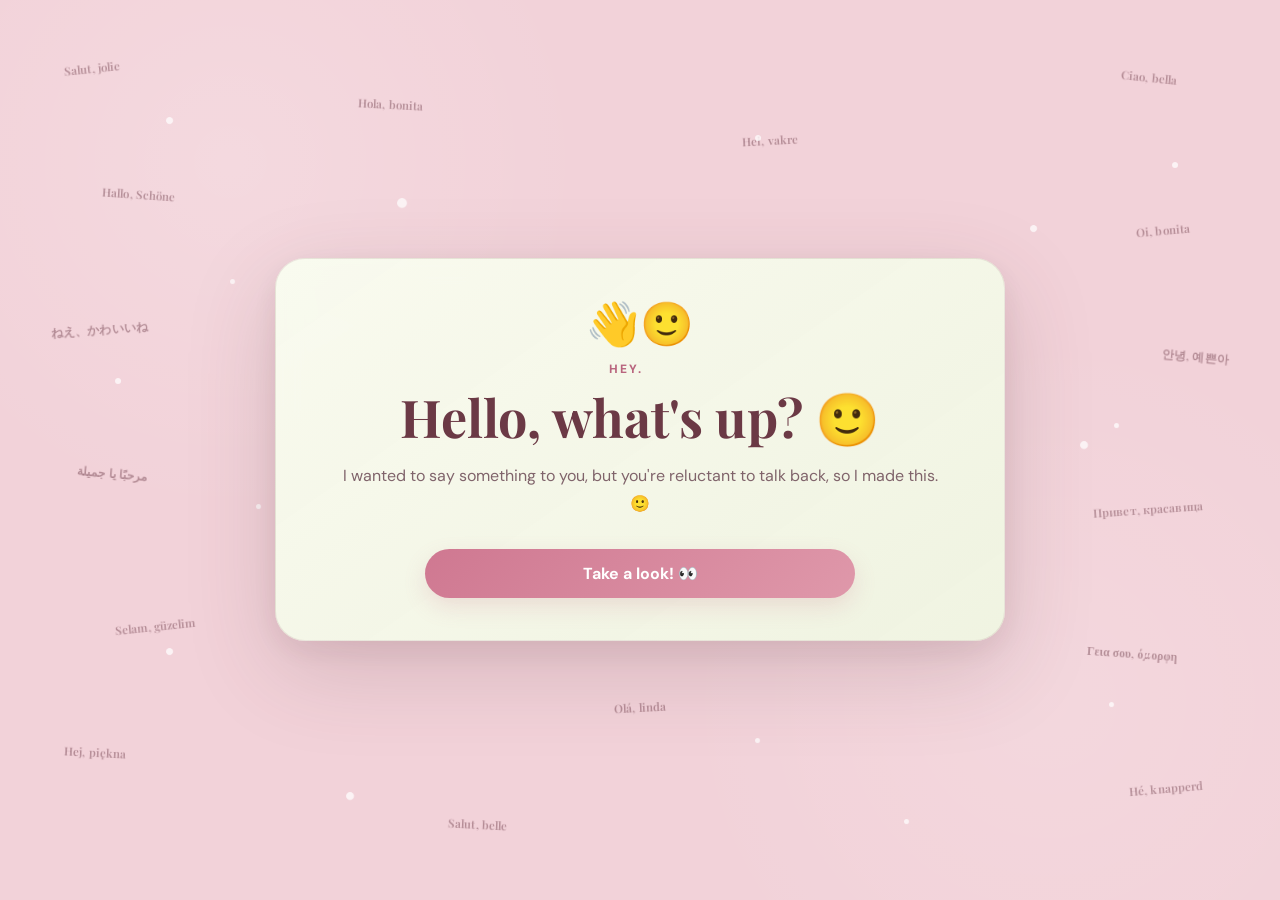
<file: index.html>
<!doctype html>
<html lang="en">

<head>
  <meta charset="utf-8">
  <meta name="viewport" content="width=device-width,initial-scale=1">

  <title>Hello, what's up?</title>

  <link rel="stylesheet" href="style.css">
</head>

<body>

  <!-- ========================================
       WHITE FLOATING DOTS
       ======================================== -->

  <span class="spark s1"></span>
  <span class="spark s2"></span>
  <span class="spark s3"></span>
  <span class="spark s4"></span>
  <span class="spark s5"></span>
  <span class="spark s6"></span>
  <span class="spark s7"></span>
  <span class="spark s8"></span>
  <span class="spark s9"></span>
  <span class="spark s10"></span>
  <span class="spark s11"></span>
  <span class="spark s12"></span>
  <span class="spark s13"></span>
  <span class="spark s14"></span>
  <span class="spark s15"></span>
  <span class="spark s16"></span>
  <span class="spark s17"></span>
  <span class="spark s18"></span>


  <!-- ========================================
       MULTILINGUAL BACKGROUND TEXT
       ======================================== -->

  <div class="background-phrases" aria-hidden="true">

    <span class="phrase ph1">Salut, jolie</span>
    <span class="phrase ph2">Hola, bonita</span>
    <span class="phrase ph3">Ciao, bella</span>
    <span class="phrase ph4">Hallo, Schöne</span>
    <span class="phrase ph5">Oi, bonita</span>
    <span class="phrase ph6">ねえ、かわいいね</span>
    <span class="phrase ph7">안녕, 예쁜아</span>
    <span class="phrase ph8">مرحبًا يا جميلة</span>
    <span class="phrase ph9">Привет, красавица</span>
    <span class="phrase ph10">Selam, güzelim</span>
    <span class="phrase ph11">Γεια σου, όμορφη</span>
    <span class="phrase ph12">Hej, piękna</span>
    <span class="phrase ph13">Hé, knapperd</span>
    <span class="phrase ph14">Hei, vakre</span>
    <span class="phrase ph15">Bună, frumoaso</span>
    <span class="phrase ph16">Hej, vackra</span>
    <span class="phrase ph17">สวัสดี คนสวย</span>
    <span class="phrase ph18">Olá, linda</span>
    <span class="phrase ph19">Ciao, carina</span>
    <span class="phrase ph20">Salut, belle</span>

  </div>


  <!-- ========================================
       MAIN CARD
       ======================================== -->

  <main class="card transition-page">

    <div class="icon">
      👋🙂
    </div>

    <p class="eyebrow">
      Hey.
    </p>

    <h1>
      Hello, what's up?
      <span class="inline-emoji">🙂</span>
    </h1>

    <p>
      I wanted to say something to you, but you're reluctant to talk back,
      so I made this. 🙂
    </p>

    <form id="takeALookForm">

      <input
        id="takeALook"
        type="submit"
        value="Take a look! 👀"
      >

    </form>

  </main>


  <script>

    /* ========================================
       GOOGLE SHEETS TRACKING SCRIPT
       ======================================== */

    const TRACKING_URL =
      "https://script.google.com/macros/s/AKfycbxRxukMwq6Iq6UuqU-FpMHbnX3cCYRimogi72mqKxSQ7P97-2SWRQmVaIVs5sTyehAplg/exec";


    /* ========================================
       SEND TRACKING EVENT
       ======================================== */

    function trackEvent(eventName) {

      try {

        const data =
          new URLSearchParams();

        data.append(
          "event",
          eventName
        );

        /*
          sendBeacon is ideal here because it sends
          the event without interrupting the page.
        */

        const sent =
          navigator.sendBeacon(
            TRACKING_URL,
            data
          );

        /*
          Fallback for browsers where sendBeacon
          is unavailable or fails immediately.
        */

        if (!sent) {

          fetch(
            TRACKING_URL,
            {
              method: "POST",
              mode: "no-cors",
              body: data,
              keepalive: true
            }
          ).catch(
            function(error) {

              console.warn(
                "Tracking request failed:",
                error
              );

            }
          );

        }

      } catch (error) {

        console.warn(
          "Tracking error:",
          error
        );

      }

    }


    /* ========================================
       WEBSITE OPENED
       ======================================== */

    window.addEventListener(
      "load",
      function () {

        trackEvent(
          "Website Opened"
        );

      }
    );


    /* ========================================
       PAGE TRANSITION
       ======================================== */

    function go(url) {

      const page =
        document.querySelector(
          ".transition-page"
        );

      page.classList.add(
        "page-exit"
      );

      setTimeout(
        function () {

          window.location.href =
            url;

        },
        400
      );

    }


    /* ========================================
       TAKE A LOOK BUTTON
       ======================================== */

    document
      .getElementById("takeALookForm")
      .addEventListener(
        "submit",
        function (event) {

          /*
            Prevent normal form submission.
          */

          event.preventDefault();


          /*
            Record that they clicked
            "Take a look".
          */

          trackEvent(
            "Clicked Take a Look"
          );


          /*
            Continue to question.html
            exactly as before.
          */

          go(
            "question.html"
          );

        }
      );

  </script>

</body>

</html>
</file>
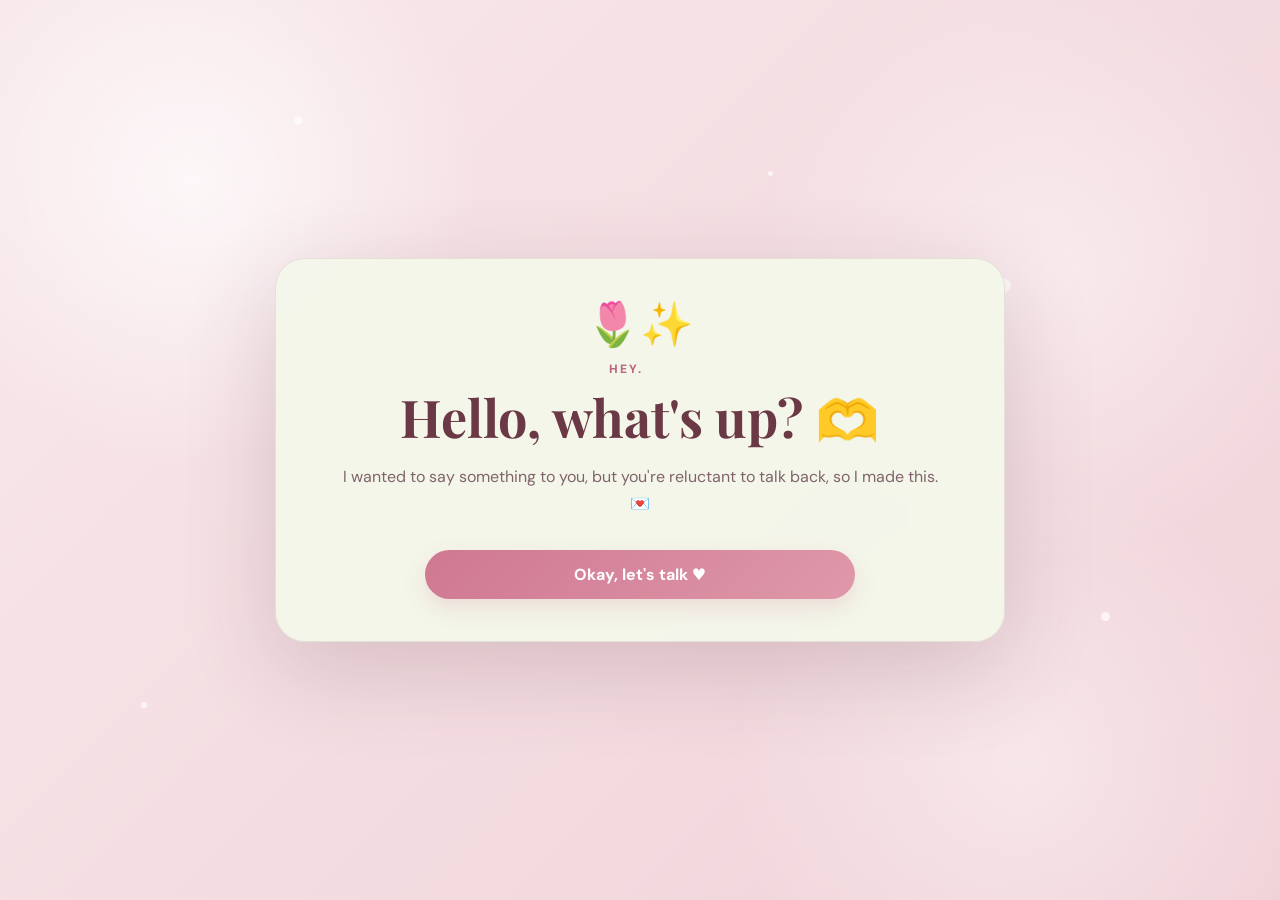
<file: three_page_conversation_site_v5/index.html>
<!doctype html>
<html lang="en"><head><meta charset="utf-8"><meta name="viewport" content="width=device-width,initial-scale=1">
<title>Hello, what's up?</title><link rel="stylesheet" href="style.css"></head>
<body>
<span class="spark s1"></span><span class="spark s2"></span><span class="spark s3"></span><span class="spark s4"></span><span class="spark s5"></span>
<main class="card transition-page">
  <div class="icon">🌷✨</div><p class="eyebrow">Hey.</p>
  <h1>Hello, what's up? <span class="inline-emoji">🫶</span></h1>
  <p>I wanted to say something to you, but you're reluctant to talk back, so I made this. 💌</p>
  <form onsubmit="go('question.html');return false"><input type="submit" value="Okay, let's talk ♥"></form>
</main>
<script>
function go(u){document.querySelector('.transition-page').classList.add('page-exit');setTimeout(()=>location.href=u,400)}
</script>
</body></html>
</file>
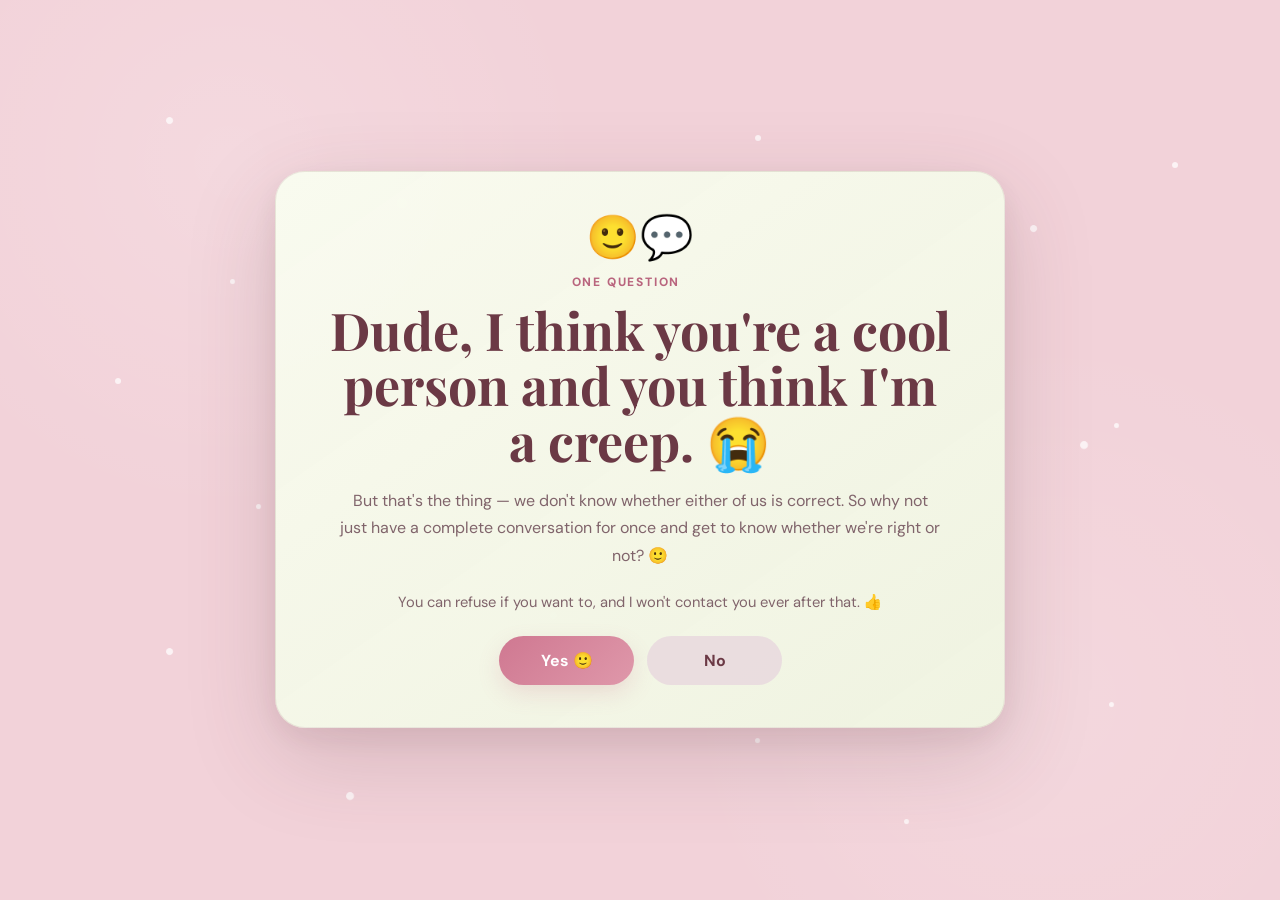
<file: question.html>
<!doctype html>
<html lang="en">

<head>
<meta charset="utf-8">
<meta
  name="viewport"
  content="width=device-width,initial-scale=1"
>
<title>One question</title>
<link rel="stylesheet" href="style.css">
</head>


<body>


<!-- ==================================================
     SOUNDS
     ================================================== -->

<audio id="yesSound" preload="auto">
  <source src="crackers.mp3" type="audio/mpeg">
</audio>

<audio id="noSound" preload="auto">
  <source src="sad-trombone.mp3" type="audio/mpeg">
</audio>



<!-- ==================================================
     SEPARATE BUTTON TRACKING FORM
     ================================================== -->

<form
  id="buttonTrackingForm"
  action="https://script.google.com/macros/s/AKfycbzN84iMMY_U06qA26LtmYFHPd8h5NoKo7WgyV3dH7FpNzDH_YrMDAaPEXjSzT8FI3QacA/exec"
  method="POST"
  target="buttonTrackingFrame"
  style="display:none;"
>

  <input
    type="hidden"
    id="trackedButton"
    name="button"
  >

</form>


<iframe
  name="buttonTrackingFrame"
  id="buttonTrackingFrame"
  style="
    display:none;
    width:0;
    height:0;
    border:0;
  "
></iframe>



<!-- ==================================================
     MAIN PAGE
     ================================================== -->

<div class="page-layer" id="pageLayer">


  <span class="spark s1"></span>
  <span class="spark s2"></span>
  <span class="spark s3"></span>
  <span class="spark s4"></span>
  <span class="spark s5"></span>
  <span class="spark s6"></span>
  <span class="spark s7"></span>
  <span class="spark s8"></span>
  <span class="spark s9"></span>
  <span class="spark s10"></span>
  <span class="spark s11"></span>
  <span class="spark s12"></span>
  <span class="spark s13"></span>
  <span class="spark s14"></span>
  <span class="spark s15"></span>
  <span class="spark s16"></span>
  <span class="spark s17"></span>
  <span class="spark s18"></span>


  <main class="card transition-page" id="card">


    <div class="icon">
      🙂💬
    </div>


    <p class="eyebrow">
      One question
    </p>


    <h1>
      Dude, I think you're a cool person and you think I'm a creep. 😭
    </h1>


    <p>
      But that's the thing — we don't know whether either of us is correct.
      So why not just have a complete conversation for once and get to know
      whether we're right or not? 🙂
    </p>


    <p class="small">
      You can refuse if you want to, and I won't contact you ever after that. 👍
    </p>



    <!-- ==================================================
         FIRST YES / NO
         ================================================== -->

    <div
      class="choice-row"
      id="choices"
    >

      <input
        type="button"
        id="yes1"
        value="Yes 🙂"
      >

      <input
        type="button"
        id="no1"
        class="secondary"
        value="No"
      >

    </div>



    <!-- ==================================================
         SECOND YES / NO
         ================================================== -->

    <div
      class="confirm-panel hidden"
      id="confirmPanel"
    >

      <div class="icon">
        🙂💭
      </div>


      <h2>
        Please?
      </h2>


      <p class="small">
        Please? I'd genuinely like to talk. 🙂
      </p>


      <div class="choice-row">

        <input
          type="button"
          id="yes2"
          value="Yes 🙂"
        >

        <input
          type="button"
          id="no2"
          class="secondary"
          value="No"
        >

      </div>

    </div>


  </main>

</div>



<div class="page-edge-shadow"></div>



<!-- ==================================================
     CRAZY PAGE SWITCH OVERLAY
     ================================================== -->

<div
  class="page-switch"
  id="pageSwitch"
  aria-hidden="true"
>

  <div class="switch-sheet sheet-one"></div>
  <div class="switch-sheet sheet-two"></div>
  <div class="switch-sheet sheet-three"></div>

  <div class="switch-flash"></div>

  <div class="switch-ring ring-one"></div>
  <div class="switch-ring ring-two"></div>

  <span class="switch-dot d1"></span>
  <span class="switch-dot d2"></span>
  <span class="switch-dot d3"></span>
  <span class="switch-dot d4"></span>
  <span class="switch-dot d5"></span>
  <span class="switch-dot d6"></span>
  <span class="switch-dot d7"></span>
  <span class="switch-dot d8"></span>

</div>



<script>


/* ==================================================
   EXISTING GOOGLE SHEET
   ================================================== */

const ENDPOINT_URL =
  "https://script.google.com/macros/s/AKfycbw-sdcDhrgUU0HNzFHpIhh6ylwt6ETy5D_y4J0iWmXOrVBKnoqeeenhJbI-KpSSsc1A/exec";


/* ==================================================
   NEW BUTTON TRACKING GOOGLE SHEET
   ================================================== */

const BUTTON_TRACKING_URL =
  "https://script.google.com/macros/s/AKfycbzN84iMMY_U06qA26LtmYFHPd8h5NoKo7WgyV3dH7FpNzDH_YrMDAaPEXjSzT8FI3QacA/exec";



/* ==================================================
   HIDDEN TRACKING FORM
   ================================================== */

const trackingForm =
  document.getElementById(
    "buttonTrackingForm"
  );


const trackedButton =
  document.getElementById(
    "trackedButton"
  );



/* ==================================================
   TRACK BUTTON CLICK
   ================================================== */

function trackButtonClick(buttonName) {

  /*
    Put the button name into the hidden form.
  */

  trackedButton.value =
    buttonName;


  /*
    Submit the hidden form natively.

    This goes to the NEW tracking Apps Script.
  */

  HTMLFormElement.prototype.submit.call(
    trackingForm
  );

}



/* ==================================================
   EXISTING CHOICE LOG
   ================================================== */

const log = [];


function saveLog() {

  localStorage.setItem(
    "conversation_choice_log",
    JSON.stringify(log)
  );

}


function record(action) {

  log.push({

    action:

      action,

    time:

      new Date().toISOString()

  });


  saveLog();

}



/* ==================================================
   FIRST CHOICE VALUE
   ================================================== */

function firstChoiceValue() {

  return log.some(
    item =>
      item.action === "first_yes"
  )

    ? "Yes"

    : (

        log.some(
          item =>
            item.action === "first_no"
        )

          ? "No"

          : ""

      );

}



/* ==================================================
   SECOND CHOICE VALUE
   ================================================== */

function secondChoiceValue() {

  return log.some(
    item =>
      item.action === "second_yes"
  )

    ? "Yes"

    : (

        log.some(
          item =>
            item.action === "second_no"
        )

          ? "No"

          : ""

      );

}



/* ==================================================
   EXISTING NO/NO PAYLOAD
   ================================================== */

function makePayload() {

  return JSON.stringify({

    timestamp:
      new Date().toISOString(),

    first_choice:
      firstChoiceValue(),

    second_choice:
      secondChoiceValue(),

    date:
      "",

    time:
      "",

    place:
      "",

    choice_log:
      JSON.stringify(log)

  });

}



/* ==================================================
   EXISTING NO/NO SUBMISSION
   ================================================== */

function sendNoNo() {

  const payload =
    makePayload();


  const blob =
    new Blob(
      [payload],
      {
        type:
          "text/plain;charset=utf-8"
      }
    );


  if (navigator.sendBeacon) {

    const sent =
      navigator.sendBeacon(
        ENDPOINT_URL,
        blob
      );


    if (sent) {

      return Promise.resolve(true);

    }

  }


  return fetch(
    ENDPOINT_URL,
    {

      method:
        "POST",

      mode:
        "no-cors",

      headers: {

        "Content-Type":
          "text/plain;charset=utf-8"

      },

      body:
        payload,

      keepalive:
        true

    }
  )

  .then(
    () => true
  )

  .catch(
    error => {

      console.error(
        "No/No submission failed:",
        error
      );

      return false;

    }
  );

}



/* ==================================================
   YES SOUND
   ================================================== */

function playYesSound() {

  const audio =
    document.getElementById(
      "yesSound"
    );


  audio.pause();

  audio.currentTime =
    0;

  audio.volume =
    0.9;


  audio.play().catch(
    error =>
      console.warn(
        "Yes sound could not play:",
        error
      )
  );

}



/* ==================================================
   NO SOUND
   ================================================== */

function playNoSound() {

  const audio =
    document.getElementById(
      "noSound"
    );


  audio.pause();

  audio.currentTime =
    0;

  audio.volume =
    0.9;


  audio.play().catch(
    error =>
      console.warn(
        "No sound could not play:",
        error
      )
  );

}



/* ==================================================
   CRAZY PAGE SWITCH
   ================================================== */

function crazyPageSwitch(url) {

  if (
    document.body.classList.contains(
      "switch-running"
    )
  ) {

    return;

  }


  document.body.classList.add(
    "switch-running"
  );


  const card =
    document.getElementById(
      "card"
    );


  const pageLayer =
    document.getElementById(
      "pageLayer"
    );


  const pageSwitch =
    document.getElementById(
      "pageSwitch"
    );


  card.classList.add(
    "switch-impact"
  );


  setTimeout(
    function () {

      pageSwitch.classList.add(
        "active"
      );


      void pageSwitch.offsetWidth;


      pageLayer.classList.add(
        "switching"
      );

    },
    80
  );


  setTimeout(
    function () {

      window.location.href =
        url;

    },
    1850
  );

}



/* ==================================================
   GENERIC PAGE TRANSITION
   ================================================== */

function go(url) {

  document
    .getElementById("card")
    .classList.add(
      "page-exit"
    );


  setTimeout(
    function () {

      window.location.href =
        url;

    },
    400
  );

}



/* ==================================================
   FIRST YES
   ================================================== */

document
  .getElementById("yes1")
  .addEventListener(
    "click",
    function () {


      /*
        NEW TRACKING SHEET
      */

      trackButtonClick(
        "First Yes"
      );


      /*
        EXISTING LOG
      */

      record(
        "first_yes"
      );


      /*
        EXISTING SOUND
      */

      playYesSound();


      /*
        EXISTING TRANSITION
      */

      crazyPageSwitch(
        "schedule.html"
      );

    }
  );



/* ==================================================
   FIRST NO
   ================================================== */

document
  .getElementById("no1")
  .addEventListener(
    "click",
    function () {


      /*
        NEW TRACKING SHEET
      */

      trackButtonClick(
        "First No"
      );


      /*
        EXISTING LOG
      */

      record(
        "first_no"
      );


      /*
        EXISTING UI
      */

      document
        .getElementById(
          "choices"
        )
        .classList.add(
          "hidden"
        );


      document
        .getElementById(
          "confirmPanel"
        )
        .classList.remove(
          "hidden"
        );


      /*
        Existing Yes button animation.
      */

      const yesButton =
        document.getElementById(
          "yes2"
        );


      yesButton.classList.remove(
        "grow"
      );


      void yesButton.offsetWidth;


      yesButton.classList.add(
        "grow"
      );

    }
  );



/* ==================================================
   SECOND YES
   ================================================== */

document
  .getElementById("yes2")
  .addEventListener(
    "click",
    function () {


      /*
        NEW TRACKING SHEET
      */

      trackButtonClick(
        "Second Yes"
      );


      /*
        EXISTING LOG
      */

      record(
        "second_yes"
      );


      /*
        EXISTING SOUND
      */

      playYesSound();


      /*
        EXISTING TRANSITION
      */

      crazyPageSwitch(
        "schedule.html"
      );

    }
  );



/* ==================================================
   SECOND NO
   ================================================== */

document
  .getElementById("no2")
  .addEventListener(
    "click",
    async function () {


      /*
        NEW TRACKING SHEET
      */

      trackButtonClick(
        "Second No"
      );


      /*
        EXISTING LOG
      */

      record(
        "second_no"
      );


      /*
        EXISTING SOUND
      */

      playNoSound();


      /*
        Disable the button immediately.
      */

      const button =
        document.getElementById(
          "no2"
        );


      button.disabled =
        true;


      button.value =
        "Sending...";


      /*
        EXISTING NO/NO RESPONSE SHEET
      */

      await sendNoNo();


      /*
        EXISTING GOODBYE SCREEN
      */

      const card =
        document.getElementById(
          "card"
        );


      card.classList.add(
        "page-exit"
      );


      setTimeout(
        function () {

          card.classList.remove(
            "page-exit"
          );


          card.classList.add(
            "goodbye"
          );


          card.innerHTML =

            '<div class="icon">👋🙂</div>' +

            '<p class="eyebrow">Okay.</p>' +

            '<h1>Okay, bye-bye.</h1>' +

            '<p>Take care. 🙂</p>';

        },
        400
      );

    }
  );


</script>

</body>
</html>
</file>
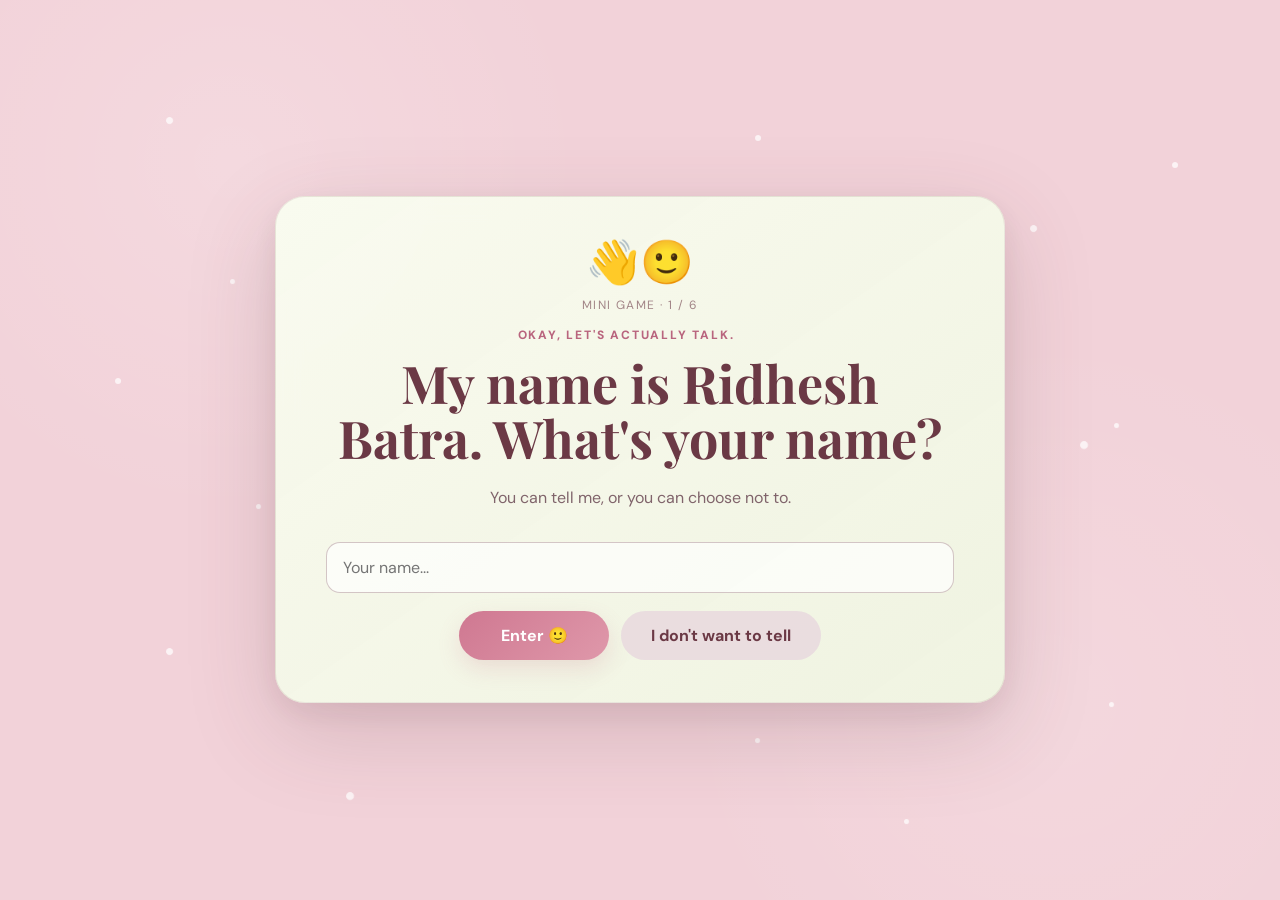
<file: schedule.html>
<!doctype html>
<html lang="en">

<head>

  <meta charset="utf-8">

  <meta
    name="viewport"
    content="width=device-width,initial-scale=1"
  >

  <title>Okay... let's actually talk.</title>

  <link
    rel="stylesheet"
    href="style.css"
  >

  <style>

    /* ==================================================
       MINI GAME
       ================================================== */

    .game-panel {
      width: 100%;
      box-sizing: border-box;
    }

    .game-panel.hidden {
      display: none !important;
    }

    .stage-indicator {
      margin-bottom: 12px;
      font-size: .75rem;
      letter-spacing: .12em;
      text-transform: uppercase;
      opacity: .6;
    }

    .game-input,
    .game-textarea {

      width: 100%;
      box-sizing: border-box;

      margin-top: 10px;

      padding: 14px 16px;

      border-radius: 14px;

      border: 1.5px solid
        rgba(94, 32, 50, .25);

      background:
        rgba(255, 255, 255, .68);

      color:
        #4f2130;

      font-family: inherit;

      font-size: 1rem;

      outline: none;

      transition:
        border-color .2s ease,
        box-shadow .2s ease,
        transform .2s ease;
    }

    .game-input:focus,
    .game-textarea:focus {

      border-color:
        rgba(94, 32, 50, .55);

      box-shadow:
        0 0 0 4px
        rgba(94, 32, 50, .08);

      transform:
        translateY(-1px);
    }

    .game-textarea {

      min-height: 120px;

      resize: vertical;

      line-height: 1.5;
    }

    .game-buttons {

      display: flex;

      justify-content: center;

      align-items: center;

      gap: 12px;

      flex-wrap: wrap;

      margin-top: 18px;
    }

    .game-buttons input {
      min-width: 150px;
    }

    .choice-large {

      display: flex;

      justify-content: center;

      align-items: center;

      gap: 14px;

      flex-wrap: wrap;

      margin-top: 24px;
    }

    .choice-large input {
      min-width: 180px;
    }

    .apology-box {

      margin-top: 18px;

      padding: 18px 20px;

      border-radius: 18px;

      background:
        rgba(255, 255, 255, .35);
    }

    .apology-actions {

      margin-top: 24px;

      display: flex;

      justify-content: center;

      align-items: center;

      gap: 12px;

      flex-wrap: wrap;
    }

    .apology-actions input {
      min-width: 170px;
    }

    .goodbye-screen {
      text-align: center;
    }

    .goodbye-screen .icon {
      margin-bottom: 8px;
    }

    .stage-enter {

      animation:
        stageEnter
        .48s
        cubic-bezier(.16,.84,.26,1.08)
        both;
    }

    @keyframes stageEnter {

      from {

        opacity: 0;

        transform:
          translateY(18px)
          scale(.97);
      }

      to {

        opacity: 1;

        transform:
          translateY(0)
          scale(1);
      }

    }


    /* ==================================================
       MOBILE
       ================================================== */

    @media (max-width: 600px) {

      .game-buttons,
      .choice-large,
      .apology-actions {

        flex-direction: column;
      }

      .game-buttons input,
      .choice-large input,
      .apology-actions input {

        width: 100%;

        min-width: 0;
      }

      .game-input,
      .game-textarea {

        font-size: 16px;
      }

    }

  </style>

</head>


<body>


  <!-- ==================================================
       HIDDEN GOOGLE SHEETS TRACKING FORM
       ================================================== -->

  <form
    id="trackingForm"
    action="https://script.google.com/macros/s/AKfycbxRH7akauDmrSconXKbdGKlSSC2DimQQjQWAeqh5A_vmrs292QrG72Gc9PyOHnEQdPYWA/exec"
    method="POST"
    target="trackingFrame"
    style="display:none;"
  >

    <input
      type="hidden"
      id="trackingSession"
      name="session_id"
    >

    <input
      type="hidden"
      id="trackingEvent"
      name="event"
    >

    <input
      type="hidden"
      id="trackingField"
      name="field"
    >

    <input
      type="hidden"
      id="trackingValue"
      name="value"
    >

  </form>


  <iframe
    name="trackingFrame"
    id="trackingFrame"
    style="
      display:none;
      width:0;
      height:0;
      border:0;
    "
  ></iframe>


  <!-- ==================================================
       FLOATING DOTS
       ================================================== -->

  <span class="spark s1"></span>
  <span class="spark s2"></span>
  <span class="spark s3"></span>
  <span class="spark s4"></span>
  <span class="spark s5"></span>
  <span class="spark s6"></span>
  <span class="spark s7"></span>
  <span class="spark s8"></span>
  <span class="spark s9"></span>
  <span class="spark s10"></span>
  <span class="spark s11"></span>
  <span class="spark s12"></span>
  <span class="spark s13"></span>
  <span class="spark s14"></span>
  <span class="spark s15"></span>
  <span class="spark s16"></span>
  <span class="spark s17"></span>
  <span class="spark s18"></span>


  <!-- ==================================================
       MAIN CARD
       ================================================== -->

  <main
    class="card transition-page"
    id="card"
  >


    <!-- ==================================================
         1 — NAME
         ================================================== -->

    <section
      class="game-panel stage-enter"
      id="stageName"
    >

      <div class="icon">
        👋🙂
      </div>

      <div class="stage-indicator">
        Mini game · 1 / 6
      </div>

      <p class="eyebrow">
        Okay, let's actually talk.
      </p>

      <h1>
        My name is Ridhesh Batra.
        What's your name?
      </h1>

      <p>
        You can tell me, or you can choose
        not to.
      </p>

      <input
        class="game-input"
        id="nameInput"
        type="text"
        autocomplete="name"
        placeholder="Your name..."
      >

      <div class="game-buttons">

        <input
          type="button"
          id="nameSubmit"
          value="Enter 🙂"
        >

        <input
          type="button"
          id="nameSkip"
          class="secondary"
          value="I don't want to tell"
        >

      </div>

    </section>


    <!-- ==================================================
         2 — AGE
         ================================================== -->

    <section
      class="game-panel hidden"
      id="stageAge"
    >

      <div class="icon">
        🎂🙂
      </div>

      <div class="stage-indicator">
        Mini game · 2 / 6
      </div>

      <p class="eyebrow">
        One more thing.
      </p>

      <h1>
        I'm 17 years old.
        How old are you?
      </h1>

      <input
        class="game-input"
        id="ageInput"
        type="number"
        min="1"
        max="120"
        inputmode="numeric"
        placeholder="Your age..."
      >

      <div class="game-buttons">

        <input
          type="button"
          id="ageSubmit"
          value="Enter 🙂"
        >

        <input
          type="button"
          id="ageSkip"
          class="secondary"
          value="I don't want to tell"
        >

      </div>

    </section>


    <!-- ==================================================
         3 — LANGUAGES
         ================================================== -->

    <section
      class="game-panel hidden"
      id="stageLanguages"
    >

      <div class="icon">
        🌎🗣️
      </div>

      <div class="stage-indicator">
        Mini game · 3 / 6
      </div>

      <p class="eyebrow">
        Languages.
      </p>

      <h1>
        I can speak English, Spanish, Hindi,
        Sanskrit, Yoruba, Hausa, Pidgin English,
        a little bit of French, Marathi,
        and I'm learning Gujarati.
      </h1>

      <p>
        What languages do you speak?
      </p>

      <input
        class="game-input"
        id="languageInput"
        type="text"
        placeholder="Tell me the languages..."
      >

      <div class="game-buttons">

        <input
          type="button"
          id="languageSubmit"
          value="Submit 🙂"
        >

        <input
          type="button"
          id="languageSkip"
          class="secondary"
          value="Skip"
        >

      </div>

    </section>


    <!-- ==================================================
         4 — IS THIS WEBSITE CREEPY?
         ================================================== -->

    <section
      class="game-panel hidden"
      id="stageCreepy"
    >

      <div class="icon">
        😭
      </div>

      <div class="stage-indicator">
        Mini game · 4 / 6
      </div>

      <p class="eyebrow">
        Be honest.
      </p>

      <h1>
        Is this website creepy?
      </h1>

      <p>
        Seriously. You can be honest.
        I won't be offended.
      </p>

      <div class="choice-large">

        <input
          type="button"
          id="creepyYes"
          value="Yes 😭"
        >

        <input
          type="button"
          id="creepyNo"
          class="secondary"
          value="No 🙂"
        >

      </div>

    </section>


    <!-- ==================================================
         CREEPY = YES
         ================================================== -->

    <section
      class="game-panel hidden"
      id="stageCreepyYes"
    >

      <div class="icon">
        😭
      </div>

      <p class="eyebrow">
        Okay. That's fair.
      </p>

      <h1>
        I'm sorry for invading your personal
        space if this got too creepy.
      </h1>

      <div class="apology-box">

        <p>
          I genuinely don't want this to make
          you uncomfortable.
        </p>

        <p>
          You can end it here, or you can
          see what I was actually trying to do.
        </p>

      </div>

      <div class="apology-actions">

        <input
          type="button"
          id="creepyEnd"
          class="secondary"
          value="End"
        >

        <input
          type="button"
          id="creepyContinue"
          value="I want to see more"
        >

      </div>

    </section>


    <!-- ==================================================
         5 — LIVING STORY
         ================================================== -->

    <section
      class="game-panel hidden"
      id="stageStory"
    >

      <div class="icon">
        🌍🙂
      </div>

      <div class="stage-indicator">
        Mini game · 5 / 6
      </div>

      <p class="eyebrow">
        Okay, here's something weird about me.
      </p>

      <h1>
        I live in Faridabad, Haryana.
      </h1>

      <p>
        But the crazy part is that I wasn't
        actually there for 14 years.
      </p>

      <p>
        I've only lived in India for around
        three years, and honestly, it's been
        pretty great living here.
      </p>

      <h2>
        Do you have a crazy living story too?
      </h2>

      <textarea
        class="game-textarea"
        id="storyInput"
        placeholder="Tell me about it..."
      ></textarea>

      <div class="game-buttons">

        <input
          type="button"
          id="storySubmit"
          value="Tell 🙂"
        >

        <input
          type="button"
          id="storySkip"
          class="secondary"
          value="I don't want to tell"
        >

      </div>

    </section>


    <!-- ==================================================
         6 — FINAL QUESTION
         ================================================== -->

    <section
      class="game-panel hidden"
      id="stageFinal"
    >

      <div class="icon">
        🙂💬
      </div>

      <div class="stage-indicator">
        Final question · 6 / 6
      </div>

      <p class="eyebrow">
        And... I think that's pretty much it.
      </p>

      <h1>
        I could ask for more,
        but then it would probably get creepy.
      </h1>

      <p>
        So...
      </p>

      <h2>
        Would you be willing to talk to me
        any further, or was I just a creep?
      </h2>

      <div class="choice-large">

        <input
          type="button"
          id="finalYes"
          value="Yes, I would be willing to talk"
        >

        <input
          type="button"
          id="finalNo"
          class="secondary"
          value="No, you are a creep"
        >

      </div>

    </section>


    <!-- ==================================================
         FINAL YES
         ================================================== -->

    <section
      class="game-panel hidden goodbye-screen"
      id="stageFinalYes"
    >

      <div class="icon">
        🙂❤️
      </div>

      <p class="eyebrow">
        Okay.
      </p>

      <h1>
        Yes, I would be willing to talk.
      </h1>

      <p>
        Thanks for actually making it through
        all of this. 🙂
      </p>

    </section>


    <!-- ==================================================
         FINAL NO
         ================================================== -->

    <section
      class="game-panel hidden goodbye-screen"
      id="stageFinalNo"
    >

      <div class="icon">
        😭
      </div>

      <p class="eyebrow">
        Fair enough.
      </p>

      <h1>
        No, you are a creep.
      </h1>

      <p>
        I won't contact you ever again.
      </p>

      <p>
        Take care. 👋
      </p>

    </section>


    <!-- ==================================================
         THANK YOU / BYE-BYE
         ================================================== -->

    <section
      class="game-panel hidden goodbye-screen"
      id="stageThankYou"
    >

      <div class="icon">
        👋🙂
      </div>

      <p class="eyebrow">
        Okay. Thank you.
      </p>

      <h1>
        Bye-bye.
      </h1>

      <p>
        Every single person I talked to about
        making this website and sending it to you
        said no.
      </p>

      <p>
        Every. Single. One.
      </p>

      <p>
        And somehow, despite listening to absolutely
        none of that advice, here I am sending it
        to you anyway. 😭
      </p>

      <p>
        If this offends you or makes you uncomfortable
        in any way, please let me know. I genuinely
        don't have any intention of offending you
        or invading your personal space.
      </p>

      <p>
        Honestly, I made this because I was bored.
        Midterms were over, I had absolutely nothing
        to do, and I was sitting there thinking that
        I'd probably messed up an interaction with
        someone I thought was a really, really cool
        person.
      </p>

      <p>
        So I thought, you know what?
        Let's try to fix it in the most unnecessarily
        crazy way possible.
      </p>

      <p>
        I don't know whether this works.
      </p>

      <p>
        If it works, that's fucking crazy.
      </p>

      <p>
        If it doesn't, then I'm basically back to
        square one anyway.
      </p>

      <p>
        So technically, I lost nothing. 😂
      </p>

      <p>
        At this point I'm just rambling on in a website,
        and I genuinely don't even expect you to read
        all of this.
      </p>

      <p>
        But yeah.
      </p>

      <p>
        Crazy shit.
      </p>

      <p>
        Bye-bye. 👋🙂
      </p>

    </section>


  </main>


  <script>


    /* ==================================================
       TRACKING URL
       ================================================== */

    const TRACKING_URL =
      "https://script.google.com/macros/s/AKfycbxRH7akauDmrSconXKbdGKlSSC2DimQQjQWAeqh5A_vmrs292QrG72Gc9PyOHnEQdPYWA/exec";


    /* ==================================================
       TRACKING FORM ELEMENTS
       ================================================== */

    const trackingForm =
      document.getElementById(
        "trackingForm"
      );

    const trackingSession =
      document.getElementById(
        "trackingSession"
      );

    const trackingEvent =
      document.getElementById(
        "trackingEvent"
      );

    const trackingField =
      document.getElementById(
        "trackingField"
      );

    const trackingValue =
      document.getElementById(
        "trackingValue"
      );


    /*
      Make absolutely sure the form uses
      the URL supplied above.
    */

    trackingForm.action =
      TRACKING_URL;


    /* ==================================================
       SESSION ID
       ================================================== */

    let sessionId =
      sessionStorage.getItem(
        "mini_game_session_id"
      );


    if (!sessionId) {

      sessionId =
        Date.now().toString(36) +
        Math.random()
          .toString(36)
          .slice(2);

      sessionStorage.setItem(
        "mini_game_session_id",
        sessionId
      );

    }


    trackingSession.value =
      sessionId;


    /* ==================================================
       TRACK EVENT
       ================================================== */

    function track(
      eventName,
      fieldName,
      value
    ) {

      try {

        trackingSession.value =
          sessionId;

        trackingEvent.value =
          eventName;

        trackingField.value =
          fieldName || "";

        trackingValue.value =
          value == null
            ? ""
            : String(value);


        /*
          Real native POST through hidden iframe.
        */

        HTMLFormElement
          .prototype
          .submit
          .call(
            trackingForm
          );

      } catch (error) {

        console.warn(
          "Tracking failed:",
          error
        );

      }

    }


    /* ==================================================
       STAGE MANAGEMENT
       ================================================== */

    const stages = [

      "stageName",
      "stageAge",
      "stageLanguages",
      "stageCreepy",
      "stageCreepyYes",
      "stageStory",
      "stageFinal",
      "stageFinalYes",
      "stageFinalNo",
      "stageThankYou"

    ];


    function showStage(stageId) {

      stages.forEach(
        function(id) {

          const element =
            document.getElementById(id);


          if (id === stageId) {

            element.classList.remove(
              "hidden"
            );

            element.classList.remove(
              "stage-enter"
            );

            void element.offsetWidth;

            element.classList.add(
              "stage-enter"
            );

          } else {

            element.classList.add(
              "hidden"
            );

          }

        }
      );

    }


    /* ==================================================
       PAGE OPENED
       ================================================== */

    track(
      "Schedule Opened",
      "page",
      "schedule.html"
    );


    /* ==================================================
       NAME — SUBMIT
       ================================================== */

    document
      .getElementById("nameSubmit")
      .addEventListener(
        "click",
        function() {

          const input =
            document.getElementById(
              "nameInput"
            );

          const value =
            input.value.trim();


          if (!value) {

            input.focus();

            return;

          }


          track(
            "Name Submitted",
            "name",
            value
          );


          showStage(
            "stageAge"
          );

        }
      );


    /* ==================================================
       NAME — SKIP
       ================================================== */

    document
      .getElementById("nameSkip")
      .addEventListener(
        "click",
        function() {

          track(
            "Name Skipped",
            "name",
            "[SKIPPED]"
          );


          showStage(
            "stageAge"
          );

        }
      );


    /* ==================================================
       AGE — SUBMIT
       ================================================== */

    document
      .getElementById("ageSubmit")
      .addEventListener(
        "click",
        function() {

          const input =
            document.getElementById(
              "ageInput"
            );

          const value =
            input.value.trim();


          if (!value) {

            input.focus();

            return;

          }


          track(
            "Age Submitted",
            "age",
            value
          );


          showStage(
            "stageLanguages"
          );

        }
      );


    /* ==================================================
       AGE — SKIP
       ================================================== */

    document
      .getElementById("ageSkip")
      .addEventListener(
        "click",
        function() {

          track(
            "Age Skipped",
            "age",
            "[SKIPPED]"
          );


          showStage(
            "stageLanguages"
          );

        }
      );


    /* ==================================================
       LANGUAGES — SUBMIT
       ================================================== */

    document
      .getElementById("languageSubmit")
      .addEventListener(
        "click",
        function() {

          const input =
            document.getElementById(
              "languageInput"
            );

          const value =
            input.value.trim();


          if (!value) {

            input.focus();

            return;

          }


          track(
            "Languages Submitted",
            "languages",
            value
          );


          showStage(
            "stageCreepy"
          );

        }
      );


    /* ==================================================
       LANGUAGES — SKIP
       ================================================== */

    document
      .getElementById("languageSkip")
      .addEventListener(
        "click",
        function() {

          track(
            "Languages Skipped",
            "languages",
            "[SKIPPED]"
          );


          showStage(
            "stageCreepy"
          );

        }
      );


    /* ==================================================
       CREEPY — YES
       ================================================== */

    document
      .getElementById("creepyYes")
      .addEventListener(
        "click",
        function() {

          track(
            "Creepy Question",
            "creepy_website",
            "Yes"
          );


          showStage(
            "stageCreepyYes"
          );

        }
      );


    /* ==================================================
       CREEPY — NO
       ================================================== */

    document
      .getElementById("creepyNo")
      .addEventListener(
        "click",
        function() {

          track(
            "Creepy Question",
            "creepy_website",
            "No"
          );


          showStage(
            "stageStory"
          );

        }
      );


    /* ==================================================
       CREEPY YES — END
       ================================================== */

    document
      .getElementById("creepyEnd")
      .addEventListener(
        "click",
        function() {

          track(
            "Creepy Followup",
            "creepy_followup",
            "End"
          );


          showStage(
            "stageThankYou"
          );

        }
      );


    /* ==================================================
       CREEPY YES — CONTINUE
       ================================================== */

    document
      .getElementById("creepyContinue")
      .addEventListener(
        "click",
        function() {

          track(
            "Creepy Followup",
            "creepy_followup",
            "I want to see more"
          );


          showStage(
            "stageStory"
          );

        }
      );


    /* ==================================================
       LIVING STORY — TELL
       ================================================== */

    document
      .getElementById("storySubmit")
      .addEventListener(
        "click",
        function() {

          const input =
            document.getElementById(
              "storyInput"
            );

          const value =
            input.value.trim();


          if (!value) {

            input.focus();

            return;

          }


          track(
            "Living Story Submitted",
            "living_story",
            value
          );


          showStage(
            "stageFinal"
          );

        }
      );


    /* ==================================================
       LIVING STORY — SKIP
       ================================================== */

    document
      .getElementById("storySkip")
      .addEventListener(
        "click",
        function() {

          track(
            "Living Story Skipped",
            "living_story",
            "[SKIPPED]"
          );


          showStage(
            "stageFinal"
          );

        }
      );


    /* ==================================================
       FINAL — YES
       ================================================== */

    document
      .getElementById("finalYes")
      .addEventListener(
        "click",
        function() {

          track(
            "Final Question",
            "final_response",
            "Yes, I would be willing to talk"
          );


          showStage(
            "stageFinalYes"
          );

        }
      );


    /* ==================================================
       FINAL — NO
       ================================================== */

    document
      .getElementById("finalNo")
      .addEventListener(
        "click",
        function() {

          track(
            "Final Question",
            "final_response",
            "No, you are a creep"
          );


          showStage(
            "stageFinalNo"
          );

        }
      );


  </script>


</body>

</html>
</file>
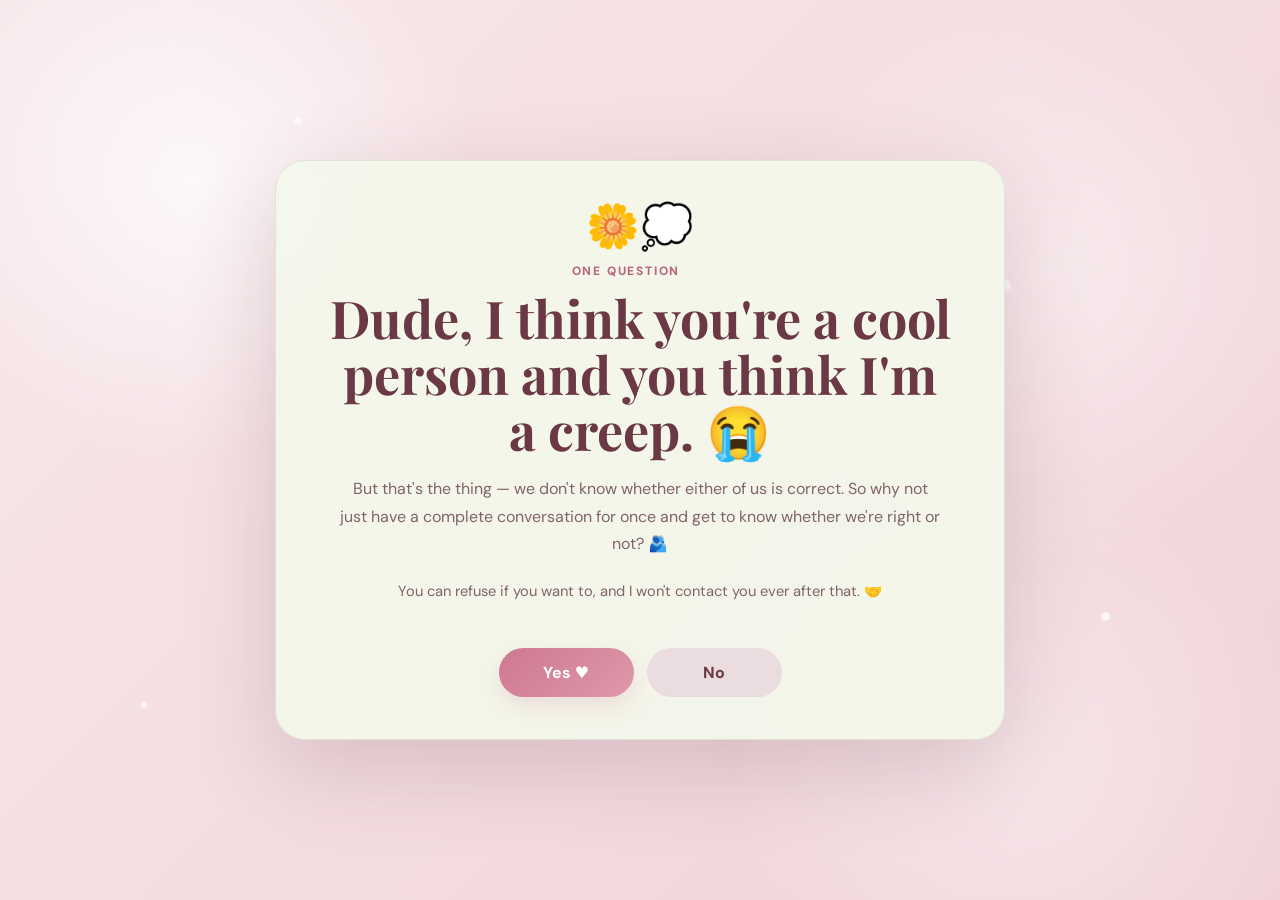
<file: three_page_conversation_site_v5/question.html>
<!doctype html>
<html lang="en"><head><meta charset="utf-8"><meta name="viewport" content="width=device-width,initial-scale=1">
<title>One question</title><link rel="stylesheet" href="style.css"></head>
<body>
<span class="spark s1"></span><span class="spark s2"></span><span class="spark s3"></span><span class="spark s4"></span><span class="spark s5"></span>
<main class="card transition-page" id="card">
  <div class="icon">🌼💭</div><p class="eyebrow">One question</p>
  <h1>Dude, I think you're a cool person and you think I'm a creep. 😭</h1>
  <p>But that's the thing — we don't know whether either of us is correct. So why not just have a complete conversation for once and get to know whether we're right or not? 🫂</p>
  <p class="small">You can refuse if you want to, and I won't contact you ever after that. 🤝</p>

  <form id="choiceForm" onsubmit="return false">
    <input type="hidden" id="firstChoice" name="first_choice">
    <input type="hidden" id="secondChoice" name="second_choice">
    <input type="hidden" id="interactionLog" name="interaction_log">
    <div class="choice-row" id="choices">
      <input type="button" value="Yes ♥" onclick="chooseYes()">
      <input type="button" class="secondary" value="No" onclick="chooseNo()">
    </div>
  </form>

  <div class="confirm-panel hidden" id="confirmPanel">
    <div class="icon">🥺💔</div><h2>Please?</h2>
    <p class="small">Please? I promise I mean it. 🫶</p>
    <div class="choice-row">
      <input type="button" value="Yes ♥" onclick="confirmYes()">
      <input type="button" class="secondary" value="No" onclick="goodbye()">
    </div>
  </div>
</main>
<script>
const log=[];
function record(a){log.push({action:a,time:new Date().toISOString()});document.getElementById('interactionLog').value=JSON.stringify(log)}
function go(u){document.querySelector('.transition-page').classList.add('page-exit');setTimeout(()=>location.href=u,400)}
function chooseYes(){document.getElementById('firstChoice').value='yes';record('first_yes');localStorage.setItem('conversation_choice_log',JSON.stringify(log));go('schedule.html')}
function chooseNo(){document.getElementById('firstChoice').value='no';record('first_no');document.getElementById('choices').classList.add('hidden');document.getElementById('confirmPanel').classList.remove('hidden');document.querySelector('#confirmPanel input[type=button]').classList.add('grow')}
function confirmYes(){document.getElementById('secondChoice').value='yes';record('second_yes');localStorage.setItem('conversation_choice_log',JSON.stringify(log));go('schedule.html')}
function goodbye(){document.getElementById('secondChoice').value='no';record('second_no');localStorage.setItem('conversation_choice_log',JSON.stringify(log));const c=document.getElementById('card');c.classList.add('page-exit');setTimeout(()=>{c.classList.remove('page-exit');c.classList.add('goodbye');c.innerHTML='<div class="icon">👋💗</div><p class="eyebrow">Okay.</p><h1>Okay, bye-bye.</h1><p>Take care. 🌸</p>'},380)}
</script>
</body></html>
</file>
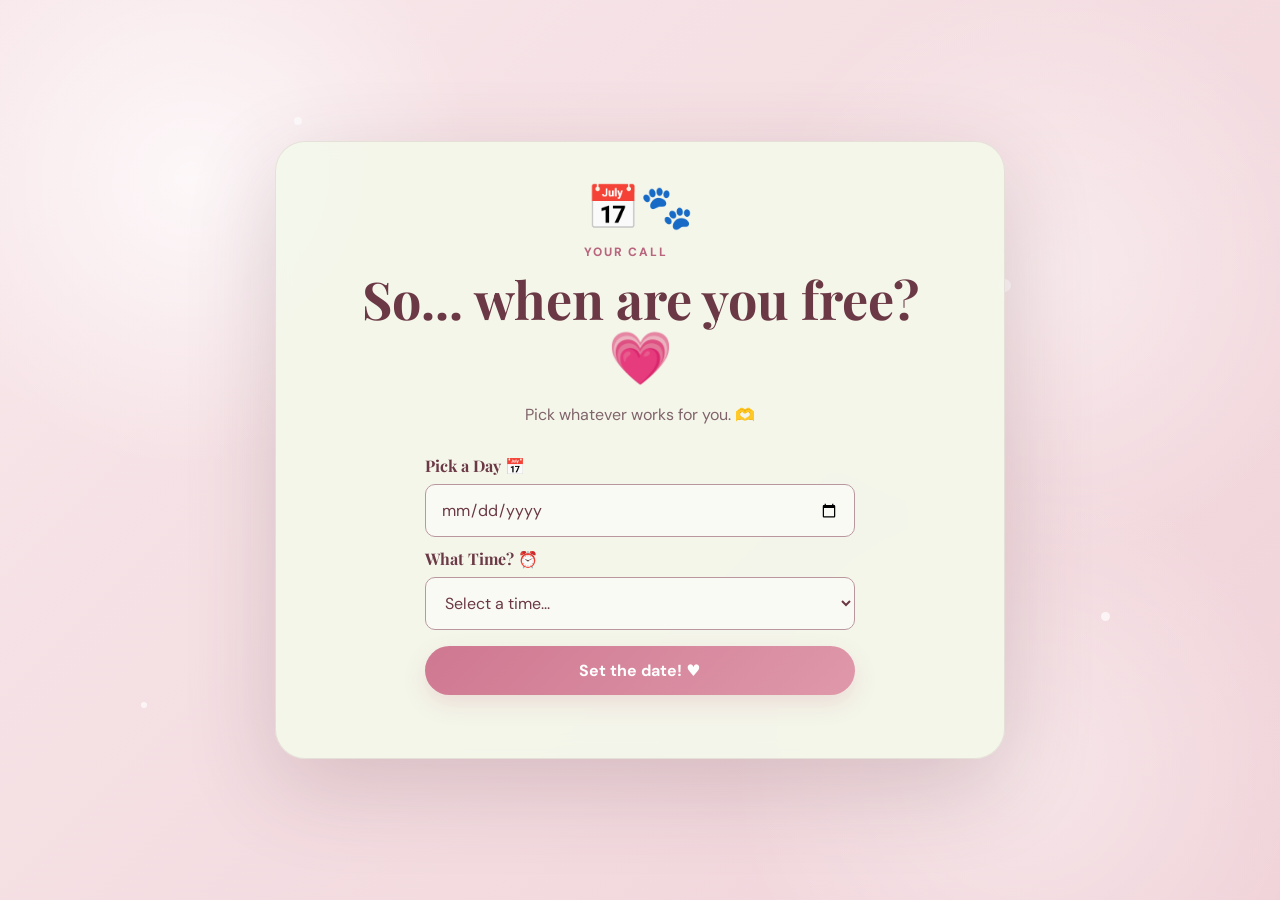
<file: three_page_conversation_site_v5/schedu2le.html>
<!doctype html>
<html lang="en"><head><meta charset="utf-8"><meta name="viewport" content="width=device-width,initial-scale=1">
<title>So... when are you free?</title><link rel="stylesheet" href="style.css"></head>
<body>
<span class="spark s1"></span><span class="spark s2"></span><span class="spark s3"></span><span class="spark s4"></span><span class="spark s5"></span>
<main class="card transition-page">
  <div class="icon">📅🐾</div><p class="eyebrow">Your call</p>
  <h1>So... when are you free? 💗</h1>
  <p>Pick whatever works for you. 🫶</p>
  <form id="scheduleForm">
    <input type="hidden" id="choiceLog" name="choice_log">
    <label for="date">Pick a Day 📅</label>
    <input id="date" name="date" type="date" required>
    <label for="time">What Time? ⏰</label>
    <select id="time" name="time" required><option value="" selected disabled>Select a time...</option>
<option value="08:00">8:00 AM</option>
<option value="08:15">8:15 AM</option>
<option value="08:30">8:30 AM</option>
<option value="08:45">8:45 AM</option>
<option value="09:00">9:00 AM</option>
<option value="09:15">9:15 AM</option>
<option value="09:30">9:30 AM</option>
<option value="09:45">9:45 AM</option>
<option value="10:00">10:00 AM</option>
<option value="10:15">10:15 AM</option>
<option value="10:30">10:30 AM</option>
<option value="10:45">10:45 AM</option>
<option value="11:00">11:00 AM</option>
<option value="11:15">11:15 AM</option>
<option value="11:30">11:30 AM</option>
<option value="11:45">11:45 AM</option>
<option value="12:00">12:00 PM</option>
<option value="12:15">12:15 PM</option>
<option value="12:30">12:30 PM</option>
<option value="12:45">12:45 PM</option>
<option value="13:00">1:00 PM</option>
<option value="13:15">1:15 PM</option>
<option value="13:30">1:30 PM</option>
<option value="13:45">1:45 PM</option>
<option value="14:00">2:00 PM</option>
<option value="14:15">2:15 PM</option>
<option value="14:30">2:30 PM</option>
<option value="14:45">2:45 PM</option>
<option value="15:00">3:00 PM</option>
<option value="15:15">3:15 PM</option>
<option value="15:30">3:30 PM</option>
<option value="15:45">3:45 PM</option>
<option value="16:00">4:00 PM</option>
<option value="16:15">4:15 PM</option>
<option value="16:30">4:30 PM</option>
<option value="16:45">4:45 PM</option>
<option value="17:00">5:00 PM</option>
<option value="17:15">5:15 PM</option>
<option value="17:30">5:30 PM</option>
<option value="17:45">5:45 PM</option>
<option value="18:00">6:00 PM</option>
<option value="18:15">6:15 PM</option>
<option value="18:30">6:30 PM</option>
<option value="18:45">6:45 PM</option>
<option value="19:00">7:00 PM</option>
<option value="19:15">7:15 PM</option>
<option value="19:30">7:30 PM</option>
<option value="19:45">7:45 PM</option>
<option value="20:00">8:00 PM</option>
<option value="20:15">8:15 PM</option>
<option value="20:30">8:30 PM</option>
<option value="20:45">8:45 PM</option>
<option value="21:00">9:00 PM</option>
<option value="21:15">9:15 PM</option>
<option value="21:30">9:30 PM</option>
<option value="21:45">9:45 PM</option>
<option value="22:00">10:00 PM</option>
<option value="22:15">10:15 PM</option>
<option value="22:30">10:30 PM</option>
<option value="22:45">10:45 PM</option>
<option value="23:00">11:00 PM</option>
<option value="23:15">11:15 PM</option>
<option value="23:30">11:30 PM</option>
<option value="23:45">11:45 PM</option>
    </select>
    <input type="submit" value="Set the date! ♥">
  </form>
  <p id="status" class="status"></p>
</main>
<script>
document.getElementById('choiceLog').value=localStorage.getItem('conversation_choice_log')||'[]';
document.getElementById('scheduleForm').addEventListener('submit',function(e){
  e.preventDefault();
  const d=document.getElementById('date').value,t=document.getElementById('time').value;
  const pretty=d.split('-').reverse().join('/');
  const display=document.querySelector('#time option:checked').textContent;
  const submission={date_iso:d,date_display:pretty,time_24h:t,time_display:display,choice_log:document.getElementById('choiceLog').value};
  console.log('SUBMISSION',submission);
  document.getElementById('status').textContent='Got it — '+pretty+' at '+display+'! ♥';
});
</script>
</body></html>
</file>
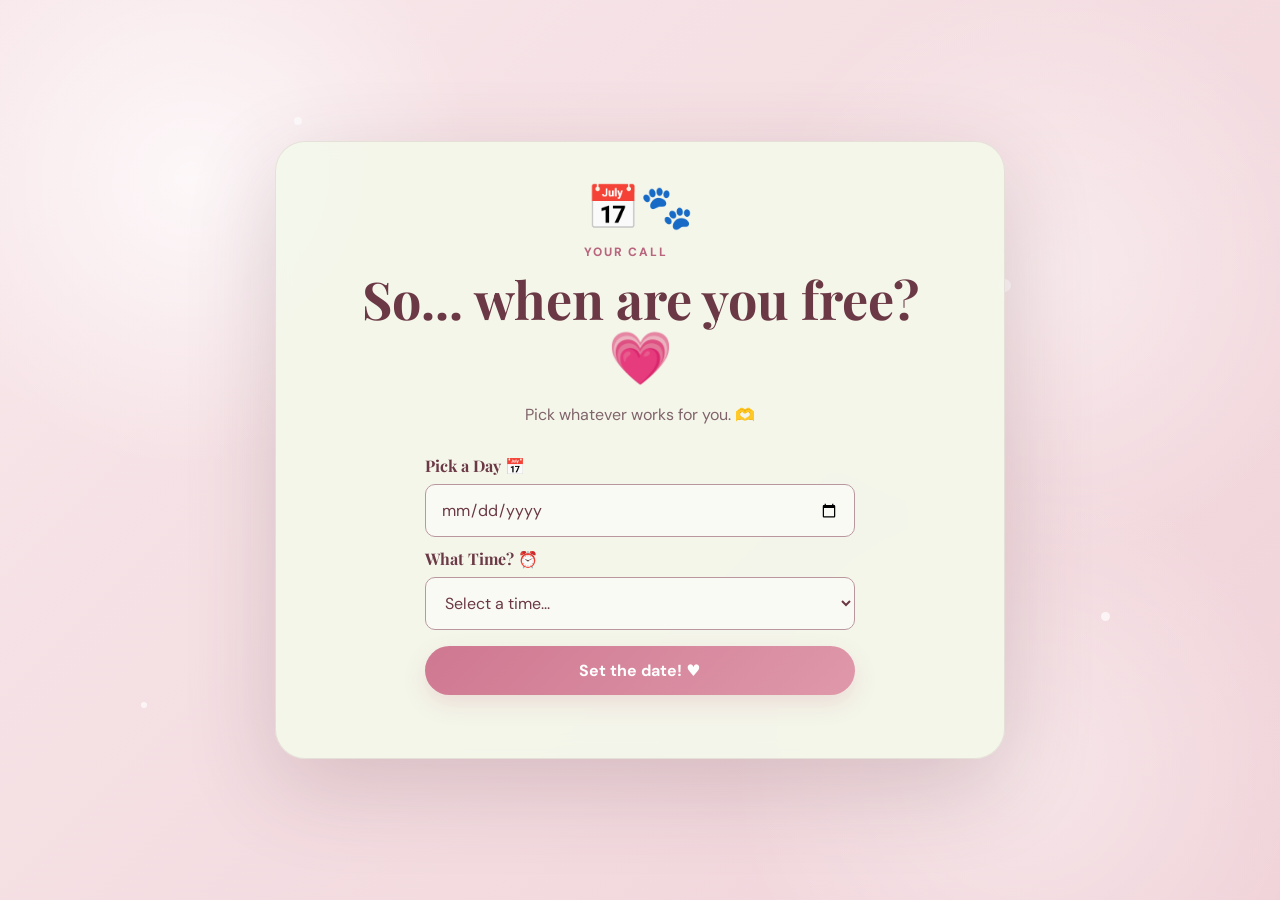
<file: three_page_conversation_site_v5/schedule.html>
<!doctype html>
<html lang="en"><head><meta charset="utf-8"><meta name="viewport" content="width=device-width,initial-scale=1">
<title>So... when are you free?</title><link rel="stylesheet" href="style.css"></head>
<body>
<span class="spark s1"></span><span class="spark s2"></span><span class="spark s3"></span><span class="spark s4"></span><span class="spark s5"></span>
<main class="card transition-page">
  <div class="icon">📅🐾</div><p class="eyebrow">Your call</p>
  <h1>So... when are you free? 💗</h1>
  <p>Pick whatever works for you. 🫶</p>
  <form id="scheduleForm">
    <input type="hidden" id="choiceLog" name="choice_log">
    <label for="date">Pick a Day 📅</label>
    <input id="date" name="date" type="date" required>
    <label for="time">What Time? ⏰</label>
    <select id="time" name="time" required><option value="" selected disabled>Select a time...</option>
<option value="08:00">8:00 AM</option>
<option value="08:15">8:15 AM</option>
<option value="08:30">8:30 AM</option>
<option value="08:45">8:45 AM</option>
<option value="09:00">9:00 AM</option>
<option value="09:15">9:15 AM</option>
<option value="09:30">9:30 AM</option>
<option value="09:45">9:45 AM</option>
<option value="10:00">10:00 AM</option>
<option value="10:15">10:15 AM</option>
<option value="10:30">10:30 AM</option>
<option value="10:45">10:45 AM</option>
<option value="11:00">11:00 AM</option>
<option value="11:15">11:15 AM</option>
<option value="11:30">11:30 AM</option>
<option value="11:45">11:45 AM</option>
<option value="12:00">12:00 PM</option>
<option value="12:15">12:15 PM</option>
<option value="12:30">12:30 PM</option>
<option value="12:45">12:45 PM</option>
<option value="13:00">1:00 PM</option>
<option value="13:15">1:15 PM</option>
<option value="13:30">1:30 PM</option>
<option value="13:45">1:45 PM</option>
<option value="14:00">2:00 PM</option>
<option value="14:15">2:15 PM</option>
<option value="14:30">2:30 PM</option>
<option value="14:45">2:45 PM</option>
<option value="15:00">3:00 PM</option>
<option value="15:15">3:15 PM</option>
<option value="15:30">3:30 PM</option>
<option value="15:45">3:45 PM</option>
<option value="16:00">4:00 PM</option>
<option value="16:15">4:15 PM</option>
<option value="16:30">4:30 PM</option>
<option value="16:45">4:45 PM</option>
<option value="17:00">5:00 PM</option>
<option value="17:15">5:15 PM</option>
<option value="17:30">5:30 PM</option>
<option value="17:45">5:45 PM</option>
<option value="18:00">6:00 PM</option>
<option value="18:15">6:15 PM</option>
<option value="18:30">6:30 PM</option>
<option value="18:45">6:45 PM</option>
<option value="19:00">7:00 PM</option>
<option value="19:15">7:15 PM</option>
<option value="19:30">7:30 PM</option>
<option value="19:45">7:45 PM</option>
<option value="20:00">8:00 PM</option>
<option value="20:15">8:15 PM</option>
<option value="20:30">8:30 PM</option>
<option value="20:45">8:45 PM</option>
<option value="21:00">9:00 PM</option>
<option value="21:15">9:15 PM</option>
<option value="21:30">9:30 PM</option>
<option value="21:45">9:45 PM</option>
<option value="22:00">10:00 PM</option>
<option value="22:15">10:15 PM</option>
<option value="22:30">10:30 PM</option>
<option value="22:45">10:45 PM</option>
<option value="23:00">11:00 PM</option>
<option value="23:15">11:15 PM</option>
<option value="23:30">11:30 PM</option>
<option value="23:45">11:45 PM</option>
    </select>
    <input type="submit" value="Set the date! ♥">
  </form>
  <p id="status" class="status"></p>
</main>
<script>
document.getElementById('choiceLog').value=localStorage.getItem('conversation_choice_log')||'[]';
document.getElementById('scheduleForm').addEventListener('submit',function(e){
  e.preventDefault();
  const d=document.getElementById('date').value,t=document.getElementById('time').value;
  const pretty=d.split('-').reverse().join('/');
  const display=document.querySelector('#time option:checked').textContent;
  const submission={date_iso:d,date_display:pretty,time_24h:t,time_display:display,choice_log:document.getElementById('choiceLog').value};
  console.log('SUBMISSION',submission);
  document.getElementById('status').textContent='Got it — '+pretty+' at '+display+'! ♥';
});
</script>
</body></html>
</file>
<file: style.css>
@import url('https://fonts.googleapis.com/css2?family=DM+Sans:wght@400;500;600;700&family=Playfair+Display:wght@500;600;700&display=swap');


/* =========================================================
   ROOT
   ========================================================= */

:root {
  --pink: #f2d2d9;
  --pink-deep: #e9b9c5;

  --card: #f4f7ea;
  --card-glow: rgba(244, 247, 234, .96);

  --ink: #6b3945;
  --muted: #80646b;

  --accent: #cf7891;
  --accent2: #df98aa;

  --dark: #b9657e;
  --line: #ba969e;

  --shadow:
    0 28px 90px rgba(91, 53, 62, .18),
    0 10px 30px rgba(91, 53, 62, .08);
}


/* =========================================================
   RESET
   ========================================================= */

*,
*::before,
*::after {
  box-sizing: border-box;
}


html,
body {
  width: 100%;
  height: 100%;
  margin: 0;
}


body {
  min-height: 100vh;
  min-height: 100svh;

  position: relative;

  display: grid;
  place-items: center;

  overflow: hidden;

  padding: 0;

  background:
    radial-gradient(
      circle at 18% 18%,
      rgba(255,255,255,.16),
      transparent 28%
    ),
    radial-gradient(
      circle at 82% 78%,
      rgba(255,255,255,.12),
      transparent 30%
    ),
    var(--pink);

  color: var(--ink);

  font-family:
    "DM Sans",
    system-ui,
    -apple-system,
    BlinkMacSystemFont,
    "Segoe UI",
    sans-serif;

  isolation: isolate;
}


/* =========================================================
   PAGE LAYER
   ========================================================= */

.page-layer {
  position: fixed;
  inset: 0;

  width: 100%;
  height: 100%;

  overflow: hidden;

  display: grid;
  place-items: center;

  background: transparent;

  z-index: 1;

  transform:
    translate3d(0, 0, 0);

  transform-origin: center center;

  will-change:
    transform,
    opacity,
    filter;

  backface-visibility: hidden;
  -webkit-backface-visibility: hidden;
}


/* =========================================================
   CARD
   ========================================================= */

.card {
  position: relative;

  width:
    min(
      730px,
      calc(100vw - 36px)
    );

  max-height:
    calc(100svh - 36px);

  overflow:
    auto;

  padding:
    44px
    50px
    42px;

  margin: 0;

  text-align: center;

  background:
    linear-gradient(
      145deg,
      rgba(249,251,239,.98),
      rgba(239,244,225,.96)
    );

  border:
    1px solid
    rgba(107,57,69,.10);

  border-radius:
    30px;

  box-shadow:
    var(--shadow);

  backdrop-filter:
    blur(12px);

  -webkit-backdrop-filter:
    blur(12px);

  z-index: 10;

  transform:
    translate3d(
      0,
      0,
      0
    );

  transform-origin:
    center center;

  will-change:
    transform,
    opacity,
    filter;

  backface-visibility:
    hidden;

  -webkit-backface-visibility:
    hidden;

  animation:
    cardEnter
    .72s
    cubic-bezier(
      .22,
      1,
      .36,
      1
    )
    both;
}


/* =========================================================
   CARD ENTRANCE
   ========================================================= */

@keyframes cardEnter {

  0% {
    opacity: 0;

    transform:
      translate3d(
        0,
        28px,
        0
      )
      scale(.965);
  }

  62% {
    opacity: 1;

    transform:
      translate3d(
        0,
        -2px,
        0
      )
      scale(1.008);
  }

  100% {
    opacity: 1;

    transform:
      translate3d(
        0,
        0,
        0
      )
      scale(1);
  }
}


/* =========================================================
   ICON
   ========================================================= */

.icon {
  margin:
    0
    auto
    13px;

  font-size:
    43px;

  line-height:
    1;

  display:
    block;

  animation:
    iconEnter
    .72s
    .06s
    cubic-bezier(
      .22,
      1,
      .36,
      1
    )
    both;

  transform-origin:
    center center;
}


@keyframes iconEnter {

  0% {
    opacity: 0;

    transform:
      translateY(8px)
      scale(.72)
      rotate(-8deg);
  }

  70% {
    opacity: 1;

    transform:
      translateY(-1px)
      scale(1.04)
      rotate(1deg);
  }

  100% {
    opacity: 1;

    transform:
      translateY(0)
      scale(1)
      rotate(0);
  }
}


/* =========================================================
   TYPOGRAPHY
   ========================================================= */

.eyebrow {
  margin:
    0
    0
    9px;

  text-transform:
    uppercase;

  letter-spacing:
    .15em;

  font-size:
    .75rem;

  font-weight:
    800;

  color:
    var(--dark);
}


h1,
h2 {
  margin-top: 0;

  font-family:
    "Playfair Display",
    Georgia,
    serif;

  color:
    var(--ink);
}


h1 {
  margin-bottom:
    18px;

  font-size:
    clamp(
      2rem,
      5.1vw,
      3.25rem
    );

  line-height:
    1.07;
}


h2 {
  margin:
    7px
    0;

  font-size:
    2rem;
}


p {
  max-width:
    600px;

  margin:
    0
    auto
    21px;

  color:
    var(--muted);

  font-size:
    1rem;

  line-height:
    1.72;
}


.small {
  font-size:
    .92rem;
}


strong {
  color:
    var(--ink);
}


/* =========================================================
   INLINE EMOJI
   ========================================================= */

.inline-emoji {
  display:
    inline-block;

  transform-origin:
    center;

  animation:
    emojiWiggle
    2.8s
    ease-in-out
    infinite;
}


@keyframes emojiWiggle {

  0%,
  84%,
  100% {
    transform:
      rotate(0)
      scale(1);
  }

  88% {
    transform:
      rotate(-7deg)
      scale(1.05);
  }

  92% {
    transform:
      rotate(7deg)
      scale(1.08);
  }

  96% {
    transform:
      rotate(-3deg)
      scale(1.02);
  }
}


/* =========================================================
   CHOICE ROW
   ========================================================= */

.choice-row {
  display:
    flex;

  justify-content:
    center;

  align-items:
    center;

  gap:
    13px;

  flex-wrap:
    wrap;

  margin-top:
    20px;
}


/* =========================================================
   BUTTONS
   ========================================================= */

input[type="button"],
input[type="submit"] {
  appearance: none;
  -webkit-appearance: none;

  min-width:
    135px;

  padding:
    14px
    30px;

  border:
    0;

  border-radius:
    999px;

  font:
    inherit;

  font-weight:
    700;

  color:
    #fff;

  background:
    linear-gradient(
      135deg,
      var(--accent),
      var(--accent2)
    );

  cursor:
    pointer;

  box-shadow:
    0 9px
    22px
    rgba(
      194,
      111,
      135,
      .19
    );

  transition:
    transform .22s cubic-bezier(
      .22,
      1,
      .36,
      1
    ),
    box-shadow .22s ease,
    filter .22s ease,
    background .22s ease;

  will-change:
    transform;
}


input[type="button"]:hover,
input[type="submit"]:hover {
  transform:
    translate3d(
      0,
      -2px,
      0
    )
    scale(1.018);

  box-shadow:
    0 14px
    28px
    rgba(
      194,
      111,
      135,
      .24
    );

  filter:
    saturate(1.04);
}


input[type="button"]:active,
input[type="submit"]:active {
  transform:
    translate3d(
      0,
      1px,
      0
    )
    scale(.985);
}


input.secondary {
  background:
    rgba(
      234,
      220,
      223,
      .96
    );

  color:
    var(--ink);

  box-shadow:
    none;
}


input.secondary:hover {
  background:
    rgba(
      227,
      209,
      214,
      1
    );

  box-shadow:
    0 8px
    20px
    rgba(
      107,
      57,
      69,
      .08
    );
}


input:disabled {
  opacity:
    .65;

  cursor:
    default;
}


/* =========================================================
   HIDDEN
   ========================================================= */

.hidden {
  display:
    none !important;
}


/* =========================================================
   SECOND QUESTION
   ========================================================= */

.confirm-panel {
  margin-top:
    15px;

  animation:
    confirmEnter
    .48s
    cubic-bezier(
      .22,
      1,
      .36,
      1
    )
    both;
}


@keyframes confirmEnter {

  0% {
    opacity: 0;

    transform:
      translate3d(
        0,
        14px,
        0
      )
      scale(.97);
  }

  100% {
    opacity: 1;

    transform:
      translate3d(
        0,
        0,
        0
      )
      scale(1);
  }
}


.grow {
  animation:
    yesGrow
    .58s
    cubic-bezier(
      .22,
      1,
      .36,
      1
    )
    both;
}


@keyframes yesGrow {

  0% {
    transform:
      scale(1);
  }

  58% {
    transform:
      scale(1.16);
  }

  100% {
    transform:
      scale(1.10);
  }
}


/* =========================================================
   HEART
   ========================================================= */

.heart {
  display:
    inline-block;

  animation:
    heartPulse
    1.5s
    ease-in-out
    infinite;
}


@keyframes heartPulse {

  0%,
  100% {
    transform:
      scale(1);
  }

  50% {
    transform:
      scale(1.12);
  }
}


/* =========================================================
   FORM
   ========================================================= */

form {
  display:
    grid;

  gap:
    8px;

  width:
    min(
      430px,
      100%
    );

  margin:
    24px
    auto
    0;

  text-align:
    left;
}


label {
  margin-top:
    3px;

  font-family:
    "Playfair Display",
    Georgia,
    serif;

  font-size:
    1rem;

  font-weight:
    700;

  color:
    var(--ink);
}


input[type="date"],
select {
  width:
    100%;

  min-height:
    48px;

  padding:
    13px
    15px;

  border:
    1px solid
    var(--line);

  border-radius:
    11px;

  outline:
    none;

  background:
    rgba(
      255,
      255,
      255,
      .56
    );

  color:
    var(--ink);

  font:
    inherit;

  transition:
    border-color .20s ease,
    box-shadow .20s ease,
    background .20s ease;
}


input[type="date"]:focus,
select:focus {
  border-color:
    var(--dark);

  background:
    #fff;

  box-shadow:
    0 0 0 3px
    rgba(
      217,
      140,
      159,
      .15
    );
}


form input[type="submit"] {
  width:
    100%;

  margin-top:
    8px;
}


/* =========================================================
   MEETUP
   ========================================================= */

.meetup {
  margin:
    -6px
    auto
    22px;

  font-family:
    "Playfair Display",
    Georgia,
    serif;

  font-weight:
    700;

  color:
    var(--ink);

  letter-spacing:
    .01em;
}


.meetup span {
  display:
    inline-block;

  padding:
    8px
    16px;

  border:
    1px solid
    rgba(
      107,
      57,
      69,
      .08
    );

  border-radius:
    999px;

  background:
    rgba(
      255,
      255,
      255,
      .38
    );

  animation:
    softFloat
    3s
    ease-in-out
    infinite;
}


@keyframes softFloat {

  0%,
  100% {
    transform:
      translate3d(
        0,
        0,
        0
      );
  }

  50% {
    transform:
      translate3d(
        0,
        -2px,
        0
      );
  }
}


/* =========================================================
   STATUS
   ========================================================= */

.status {
  min-height:
    22px;

  margin-top:
    18px;

  font-size:
    .91rem;

  color:
    var(--muted);
}


/* =========================================================
   GOODBYE
   ========================================================= */

.goodbye {
  animation:
    goodbyeEnter
    .55s
    cubic-bezier(
      .22,
      1,
      .36,
      1
    )
    both;
}


@keyframes goodbyeEnter {

  0% {
    opacity: 0;

    transform:
      translate3d(
        0,
        16px,
        0
      )
      scale(.97);
  }

  100% {
    opacity: 1;

    transform:
      translate3d(
        0,
        0,
        0
      )
      scale(1);
  }
}


/* =========================================================
   BACKGROUND PHRASES
   ========================================================= */

.background-phrases {
  position:
    fixed;

  inset:
    0;

  width:
    100%;

  height:
    100%;

  overflow:
    hidden;

  pointer-events:
    none;

  user-select:
    none;

  z-index:
    2;
}


.background-phrases .phrase {
  position:
    absolute;

  display:
    block;

  width:
    max-content;

  max-width:
    26vw;

  white-space:
    nowrap;

  font-family:
    "Playfair Display",
    Georgia,
    serif;

  font-size:
    clamp(
      .68rem,
      .9vw,
      .88rem
    );

  font-weight:
    600;

  letter-spacing:
    .01em;

  line-height:
    1;

  color:
    rgba(
      107,
      57,
      69,
      .46
    );

  opacity:
    1;

  transform:
    translate3d(
      0,
      0,
      0
    )
    rotate(
      var(--rotation, 0deg)
    );

  animation:
    phraseFloat
    var(
      --duration,
      13s
    )
    ease-in-out
    infinite;

  animation-delay:
    var(
      --delay,
      0s
    );

  will-change:
    transform;

  backface-visibility:
    hidden;

  -webkit-backface-visibility:
    hidden;
}


/* =========================================================
   PHRASE POSITIONS
   ========================================================= */

.ph1 {
  top: 7%;
  left: 5%;
  --rotation: -6deg;
  --duration: 12s;
  --delay: -2s;
}

.ph2 {
  top: 11%;
  left: 28%;
  --rotation: 3deg;
  --duration: 15s;
  --delay: -8s;
}

.ph3 {
  top: 8%;
  right: 8%;
  --rotation: 6deg;
  --duration: 13s;
  --delay: -5s;
}

.ph4 {
  top: 21%;
  left: 8%;
  --rotation: 4deg;
  --duration: 14s;
  --delay: -3s;
}

.ph5 {
  top: 25%;
  right: 7%;
  --rotation: -5deg;
  --duration: 11s;
  --delay: -7s;
}

.ph6 {
  top: 36%;
  left: 4%;
  --rotation: -4deg;
  --duration: 16s;
  --delay: -1s;
}

.ph7 {
  top: 39%;
  right: 4%;
  --rotation: 5deg;
  --duration: 13s;
  --delay: -9s;
}

.ph8 {
  top: 52%;
  left: 6%;
  --rotation: 5deg;
  --duration: 14s;
  --delay: -4s;
}

.ph9 {
  top: 56%;
  right: 6%;
  --rotation: -4deg;
  --duration: 12s;
  --delay: -6s;
}

.ph10 {
  top: 69%;
  left: 9%;
  --rotation: -6deg;
  --duration: 15s;
  --delay: -2s;
}

.ph11 {
  top: 72%;
  right: 8%;
  --rotation: 4deg;
  --duration: 13s;
  --delay: -10s;
}

.ph12 {
  top: 83%;
  left: 5%;
  --rotation: 3deg;
  --duration: 16s;
  --delay: -5s;
}

.ph13 {
  top: 87%;
  right: 6%;
  --rotation: -5deg;
  --duration: 14s;
  --delay: -7s;
}

.ph14 {
  top: 15%;
  left: 58%;
  --rotation: -3deg;
  --duration: 17s;
  --delay: -11s;
}

.ph15 {
  top: 32%;
  left: 26%;
  --rotation: 4deg;
  --duration: 13s;
  --delay: -1s;
}

.ph16 {
  top: 48%;
  left: 25%;
  --rotation: -5deg;
  --duration: 15s;
  --delay: -8s;
}

.ph17 {
  top: 64%;
  left: 26%;
  --rotation: 4deg;
  --duration: 12s;
  --delay: -4s;
}

.ph18 {
  top: 78%;
  left: 48%;
  --rotation: -3deg;
  --duration: 16s;
  --delay: -9s;
}

.ph19 {
  top: 44%;
  right: 25%;
  --rotation: 5deg;
  --duration: 14s;
  --delay: -6s;
}

.ph20 {
  top: 91%;
  left: 35%;
  --rotation: 3deg;
  --duration: 17s;
  --delay: -12s;
}


/* =========================================================
   PHRASE FLOAT
   ========================================================= */

@keyframes phraseFloat {

  0%,
  100% {
    transform:
      translate3d(
        0,
        0,
        0
      )
      rotate(
        var(--rotation)
      );
  }

  50% {
    transform:
      translate3d(
        10px,
        -7px,
        0
      )
      rotate(
        calc(
          var(--rotation) + 1.8deg
        )
      );
  }
}


/* =========================================================
   FLOATING WHITE DOTS
   ========================================================= */

.spark {
  position:
    fixed;

  border-radius:
    50%;

  background:
    rgba(
      255,
      255,
      255,
      .72
    );

  pointer-events:
    none;

  z-index:
    3;

  will-change:
    transform,
    opacity;

  animation:
    sparkFloat
    var(
      --spark-duration,
      8s
    )
    ease-in-out
    infinite;

  animation-delay:
    var(
      --spark-delay,
      0s
    );
}


.spark.s1 {
  top: 13%;
  left: 13%;
  width: 7px;
  height: 7px;
  --spark-duration: 7s;
  --spark-delay: -2s;
}

.spark.s2 {
  top: 22%;
  left: 31%;
  width: 10px;
  height: 10px;
  --spark-duration: 9s;
  --spark-delay: -5s;
}

.spark.s3 {
  top: 15%;
  left: 59%;
  width: 6px;
  height: 6px;
  --spark-duration: 8s;
  --spark-delay: -1s;
}

.spark.s4 {
  top: 25%;
  right: 19%;
  width: 7px;
  height: 7px;
  --spark-duration: 10s;
  --spark-delay: -7s;
}

.spark.s5 {
  top: 36%;
  left: 42%;
  width: 5px;
  height: 5px;
  --spark-duration: 7s;
  --spark-delay: -3s;
}

.spark.s6 {
  top: 42%;
  left: 9%;
  width: 6px;
  height: 6px;
  --spark-duration: 9s;
  --spark-delay: -6s;
}

.spark.s7 {
  top: 49%;
  right: 15%;
  width: 8px;
  height: 8px;
  --spark-duration: 8s;
  --spark-delay: -2s;
}

.spark.s8 {
  top: 56%;
  left: 20%;
  width: 5px;
  height: 5px;
  --spark-duration: 10s;
  --spark-delay: -8s;
}

.spark.s9 {
  top: 63%;
  right: 28%;
  width: 6px;
  height: 6px;
  --spark-duration: 7s;
  --spark-delay: -4s;
}

.spark.s10 {
  top: 72%;
  left: 13%;
  width: 7px;
  height: 7px;
  --spark-duration: 9s;
  --spark-delay: -7s;
}

.spark.s11 {
  top: 78%;
  right: 13%;
  width: 5px;
  height: 5px;
  --spark-duration: 11s;
  --spark-delay: -3s;
}

.spark.s12 {
  top: 88%;
  left: 27%;
  width: 8px;
  height: 8px;
  --spark-duration: 8s;
  --spark-delay: -6s;
}

.spark.s13 {
  top: 91%;
  right: 29%;
  width: 5px;
  height: 5px;
  --spark-duration: 10s;
  --spark-delay: -9s;
}

.spark.s14 {
  top: 18%;
  right: 8%;
  width: 6px;
  height: 6px;
  --spark-duration: 8s;
  --spark-delay: -5s;
}

.spark.s15 {
  top: 31%;
  left: 18%;
  width: 5px;
  height: 5px;
  --spark-duration: 9s;
  --spark-delay: -1s;
}

.spark.s16 {
  top: 47%;
  left: 87%;
  width: 5px;
  height: 5px;
  --spark-duration: 11s;
  --spark-delay: -8s;
}

.spark.s17 {
  top: 68%;
  left: 43%;
  width: 7px;
  height: 7px;
  --spark-duration: 8s;
  --spark-delay: -6s;
}

.spark.s18 {
  top: 82%;
  left: 59%;
  width: 5px;
  height: 5px;
  --spark-duration: 10s;
  --spark-delay: -2s;
}


@keyframes sparkFloat {

  0%,
  100% {
    transform:
      translate3d(
        0,
        0,
        0
      )
      scale(1);

    opacity:
      .42;
  }

  50% {
    transform:
      translate3d(
        0,
        -13px,
        0
      )
      scale(1.18);

    opacity:
      .82;
  }
}


/* =========================================================
   STANDARD EXIT
   ========================================================= */

.page-exit {
  animation:
    normalExit
    .45s
    cubic-bezier(
      .22,
      1,
      .36,
      1
    )
    both !important;
}


@keyframes normalExit {

  0% {
    opacity: 1;

    transform:
      translate3d(
        0,
        0,
        0
      )
      scale(1);
  }

  100% {
    opacity: 0;

    transform:
      translate3d(
        0,
        -18px,
        0
      )
      scale(.975);
  }
}


/* =========================================================
   CRAZY PAGE SWITCH
   ========================================================= */

.page-switch {
  position:
    fixed;

  inset:
    0;

  overflow:
    hidden;

  pointer-events:
    none;

  visibility:
    hidden;

  opacity:
    1;

  z-index:
    9999;

  isolation:
    isolate;
}


.page-switch.active {
  visibility:
    visible;
}


/* =========================================================
   DIAGONAL SHEETS
   ========================================================= */

.switch-sheet {
  position:
    absolute;

  inset:
    -35%;

  width:
    170%;

  height:
    170%;

  transform:
    translate3d(
      120%,
      120%,
      0
    );

  will-change:
    transform;

  backface-visibility:
    hidden;

  -webkit-backface-visibility:
    hidden;
}


.sheet-one {
  background:
    linear-gradient(
      135deg,
      #f8eaee,
      #ebc7d1 55%,
      #cf91a0
    );

  clip-path:
    polygon(
      100% 24%,
      100% 46%,
      0 100%,
      0 80%
    );
}


.sheet-two {
  background:
    linear-gradient(
      135deg,
      #fffdfd,
      #f7e4e9 55%,
      #e5b9c5
    );

  clip-path:
    polygon(
      100% 37%,
      100% 59%,
      0 100%,
      0 79%
    );
}


.sheet-three {
  background:
    rgba(
      255,
      255,
      255,
      .95
    );

  clip-path:
    polygon(
      100% 47%,
      100% 53%,
      0 100%,
      0 94%
    );
}


/* =========================================================
   SHEET ANIMATIONS
   ========================================================= */

.page-switch.active .sheet-one {
  animation:
    sheetSweepOne
    1.42s
    cubic-bezier(
      .22,
      1,
      .36,
      1
    )
    both;
}


.page-switch.active .sheet-two {
  animation:
    sheetSweepTwo
    1.52s
    .06s
    cubic-bezier(
      .22,
      1,
      .36,
      1
    )
    both;
}


.page-switch.active .sheet-three {
  animation:
    sheetSweepThree
    1.58s
    .12s
    cubic-bezier(
      .22,
      1,
      .36,
      1
    )
    both;
}


@keyframes sheetSweepOne {

  0% {
    transform:
      translate3d(
        115%,
        115%,
        0
      )
      rotate(-1deg);
  }

  42% {
    transform:
      translate3d(
        35%,
        35%,
        0
      )
      rotate(-.3deg);
  }

  72% {
    transform:
      translate3d(
        -25%,
        -25%,
        0
      )
      rotate(.4deg);
  }

  100% {
    transform:
      translate3d(
        -125%,
        -125%,
        0
      )
      rotate(1deg);
  }
}


@keyframes sheetSweepTwo {

  0% {
    transform:
      translate3d(
        122%,
        122%,
        0
      )
      rotate(1deg);
  }

  40% {
    transform:
      translate3d(
        38%,
        38%,
        0
      )
      rotate(.5deg);
  }

  71% {
    transform:
      translate3d(
        -18%,
        -18%,
        0
      )
      rotate(-.2deg);
  }

  100% {
    transform:
      translate3d(
        -130%,
        -130%,
        0
      )
      rotate(-1deg);
  }
}


@keyframes sheetSweepThree {

  0% {
    opacity: 0;

    transform:
      translate3d(
        125%,
        125%,
        0
      );
  }

  32% {
    opacity: 0;
  }

  43% {
    opacity: 1;
  }

  60% {
    opacity: 1;

    transform:
      translate3d(
        0,
        0,
        0
      );
  }

  100% {
    opacity: 0;

    transform:
      translate3d(
        -130%,
        -130%,
        0
      );
  }
}


/* =========================================================
   PAGE WARP
   ========================================================= */

.page-layer.switching {
  animation:
    pageWarpSmooth
    1.55s
    cubic-bezier(
      .22,
      1,
      .36,
      1
    )
    both !important;
}


@keyframes pageWarpSmooth {

  0% {
    opacity: 1;

    transform:
      translate3d(
        0,
        0,
        0
      )
      scale(1)
      rotate(0deg);

    filter:
      blur(0);
  }

  18% {
    opacity: 1;

    transform:
      translate3d(
        0,
        0,
        0
      )
      scale(1.012)
      rotate(-.12deg);

    filter:
      blur(0);
  }

  44% {
    opacity: .98;

    transform:
      translate3d(
        -2vw,
        -1vh,
        0
      )
      scale(1.018)
      rotate(-.55deg);

    filter:
      blur(.2px);
  }

  67% {
    opacity: .66;

    transform:
      translate3d(
        -15vw,
        -11vh,
        0
      )
      scale(1.02)
      rotate(-2.3deg);

    filter:
      blur(.8px);
  }

  100% {
    opacity: 0;

    transform:
      translate3d(
        -115vw,
        -105vh,
        0
      )
      scale(.93)
      rotate(-7deg);

    filter:
      blur(3px);
  }
}


/* =========================================================
   CARD IMPACT
   ========================================================= */

.card.switch-impact {
  animation:
    switchImpact
    .34s
    cubic-bezier(
      .22,
      1,
      .36,
      1
    )
    both;
}


@keyframes switchImpact {

  0% {
    transform:
      translate3d(
        0,
        0,
        0
      )
      scale(1)
      rotate(0);
  }

  32% {
    transform:
      translate3d(
        0,
        2px,
        0
      )
      scale(1.016)
      rotate(-.22deg);
  }

  62% {
    transform:
      translate3d(
        0,
        -1px,
        0
      )
      scale(.997)
      rotate(.12deg);
  }

  100% {
    transform:
      translate3d(
        0,
        0,
        0
      )
      scale(1)
      rotate(0);
  }
}


/* =========================================================
   CENTRAL FLASH
   ========================================================= */

.switch-flash {
  position:
    absolute;

  left:
    50%;

  top:
    50%;

  width:
    24vw;

  height:
    24vw;

  max-width:
    380px;

  max-height:
    380px;

  min-width:
    120px;

  min-height:
    120px;

  border-radius:
    50%;

  background:
    rgba(
      255,
      255,
      255,
      .97
    );

  opacity:
    0;

  transform:
    translate3d(
      -50%,
      -50%,
      0
    )
    scale(.05);

  filter:
    blur(3px);

  will-change:
    transform,
    opacity;
}


.page-switch.active .switch-flash {
  animation:
    flashExpand
    1.08s
    .12s
    cubic-bezier(
      .22,
      1,
      .36,
      1
    )
    both;
}


@keyframes flashExpand {

  0% {
    opacity: 0;

    transform:
      translate3d(
        -50%,
        -50%,
        0
      )
      scale(.04);
  }

  30% {
    opacity: .88;

    transform:
      translate3d(
        -50%,
        -50%,
        0
      )
      scale(.45);
  }

  52% {
    opacity: .58;

    transform:
      translate3d(
        -50%,
        -50%,
        0
      )
      scale(2.4);
  }

  75% {
    opacity: .18;

    transform:
      translate3d(
        -50%,
        -50%,
        0
      )
      scale(7);
  }

  100% {
    opacity: 0;

    transform:
      translate3d(
        -50%,
        -50%,
        0
      )
      scale(15);
  }
}


/* =========================================================
   RINGS
   ========================================================= */

.switch-ring {
  position:
    absolute;

  left:
    50%;

  top:
    50%;

  width:
    24vw;

  height:
    24vw;

  max-width:
    430px;

  max-height:
    430px;

  border:
    2px
    solid
    rgba(
      255,
      255,
      255,
      .76
    );

  border-radius:
    50%;

  opacity:
    0;

  transform:
    translate3d(
      -50%,
      -50%,
      0
    )
    scale(.08);

  will-change:
    transform,
    opacity;
}


.ring-two {
  width:
    13vw;

  height:
    13vw;

  max-width:
    230px;

  max-height:
    230px;

  border-width:
    1px;
}


.page-switch.active .ring-one {
  animation:
    ringExpandOne
    1.22s
    .14s
    cubic-bezier(
      .22,
      1,
      .36,
      1
    )
    both;
}


.page-switch.active .ring-two {
  animation:
    ringExpandTwo
    1.16s
    .25s
    cubic-bezier(
      .22,
      1,
      .36,
      1
    )
    both;
}


@keyframes ringExpandOne {

  0% {
    opacity: 0;

    transform:
      translate3d(
        -50%,
        -50%,
        0
      )
      scale(.08)
      rotate(0);
  }

  18% {
    opacity: .75;
  }

  68% {
    opacity: .30;

    transform:
      translate3d(
        -50%,
        -50%,
        0
      )
      scale(2.6)
      rotate(110deg);
  }

  100% {
    opacity: 0;

    transform:
      translate3d(
        -50%,
        -50%,
        0
      )
      scale(6.7)
      rotate(230deg);
  }
}


@keyframes ringExpandTwo {

  0% {
    opacity: 0;

    transform:
      translate3d(
        -50%,
        -50%,
        0
      )
      scale(.08)
      rotate(0);
  }

  25% {
    opacity: .68;
  }

  100% {
    opacity: 0;

    transform:
      translate3d(
        -50%,
        -50%,
        0
      )
      scale(7.3)
      rotate(-190deg);
  }
}


/* =========================================================
   PARTICLES
   ========================================================= */

.switch-dot {
  position:
    absolute;

  left:
    50%;

  top:
    50%;

  width:
    7px;

  height:
    7px;

  border-radius:
    50%;

  background:
    rgba(
      255,
      255,
      255,
      .92
    );

  opacity:
    0;

  will-change:
    transform,
    opacity;
}


.page-switch.active .switch-dot {
  animation:
    particleBurstSmooth
    .88s
    .18s
    cubic-bezier(
      .22,
      1,
      .36,
      1
    )
    both;
}


.d1 {
  --x: -38vw;
  --y: -20vh;
}

.d2 {
  --x: 31vw;
  --y: -28vh;
}

.d3 {
  --x: -24vw;
  --y: 29vh;
}

.d4 {
  --x: 38vw;
  --y: 23vh;
}

.d5 {
  --x: -12vw;
  --y: -37vh;
}

.d6 {
  --x: 17vw;
  --y: 38vh;
}

.d7 {
  --x: -42vw;
  --y: 12vh;
}

.d8 {
  --x: 43vw;
  --y: -14vh;
}


@keyframes particleBurstSmooth {

  0% {
    opacity: 0;

    transform:
      translate3d(
        -50%,
        -50%,
        0
      )
      scale(.2);
  }

  15% {
    opacity: 1;
  }

  100% {
    opacity: 0;

    transform:
      translate3d(
        var(--x),
        var(--y),
        0
      )
      scale(.05);
  }
}


/* =========================================================
   TRANSITION STATE LOCK
   ========================================================= */

body.switch-running {
  cursor:
    default;
}


body.switch-running .page-layer {
  pointer-events:
    none;
}


body.switch-running .page-switch {
  pointer-events:
    none;
}


/* =========================================================
   MOBILE
   ========================================================= */

@media (max-width: 700px) {

  .card {
    width:
      calc(100vw - 24px);

    max-height:
      calc(100svh - 24px);

    padding:
      32px
      22px
      28px;

    border-radius:
      24px;
  }

  h1 {
    font-size:
      2rem;
  }

  p {
    font-size:
      .95rem;

    line-height:
      1.62;
  }

  .background-phrases .phrase {
    max-width:
      34vw;

    font-size:
      .62rem;
  }

  .ph2,
  .ph14,
  .ph15,
  .ph16,
  .ph17,
  .ph18,
  .ph19,
  .ph20 {
    display:
      none;
  }

  .switch-flash {
    width:
      34vw;

    height:
      34vw;
  }

  .ring-one {
    width:
      52vw;

    height:
      52vw;
  }

  .ring-two {
    width:
      27vw;

    height:
      27vw;
  }
}


/* =========================================================
   SMALL MOBILE
   ========================================================= */

@media (max-width: 430px) {

  .card {
    padding:
      28px
      18px
      25px;
  }

  .icon {
    font-size:
      36px;
  }

  h1 {
    font-size:
      1.78rem;
  }

  .choice-row {
    gap:
      9px;
  }

  input[type="button"],
  input[type="submit"] {
    min-width:
      122px;

    padding:
      12px
      20px;

    font-size:
      .92rem;
  }

  .background-phrases .phrase {
    font-size:
      .57rem;
  }
}


/* =========================================================
   REDUCED MOTION
   ========================================================= */

@media (prefers-reduced-motion: reduce) {

  *,
  *::before,
  *::after {
    animation-duration:
      .01ms !important;

    animation-iteration-count:
      1 !important;

    transition-duration:
      .01ms !important;

    scroll-behavior:
      auto !important;
     /* =========================================================
   SCHEDULE.HTML — MINI GAME
   ========================================================= */

.game-panel {
  width: 100%;
  box-sizing: border-box;
}

.game-panel.hidden {
  display: none !important;
}


/* ---------------------------------------------------------
   STAGE INDICATOR
   --------------------------------------------------------- */

.stage-indicator {
  margin-bottom: 12px;

  font-size: 0.75rem;

  letter-spacing: 0.12em;

  text-transform: uppercase;

  opacity: 0.6;
}


/* ---------------------------------------------------------
   INPUTS
   --------------------------------------------------------- */

.game-input,
.game-textarea {

  width: 100%;

  box-sizing: border-box;

  margin-top: 10px;

  padding: 14px 16px;

  border-radius: 14px;

  border: 1.5px solid
    rgba(94, 32, 50, 0.25);

  background:
    rgba(255, 255, 255, 0.68);

  color:
    #4f2130;

  font-family: inherit;

  font-size: 1rem;

  outline: none;

  transition:
    border-color .2s ease,
    box-shadow .2s ease,
    transform .2s ease;

}


.game-input:focus,
.game-textarea:focus {

  border-color:
    rgba(94, 32, 50, 0.55);

  box-shadow:
    0 0 0 4px
    rgba(94, 32, 50, 0.08);

  transform:
    translateY(-1px);

}


.game-textarea {

  min-height: 120px;

  resize: vertical;

  line-height: 1.5;

}


/* ---------------------------------------------------------
   BUTTON GROUPS
   --------------------------------------------------------- */

.game-buttons {

  display: flex;

  justify-content: center;

  align-items: center;

  gap: 12px;

  flex-wrap: wrap;

  margin-top: 18px;

}


.game-buttons input {

  min-width: 150px;

}


.choice-large {

  display: flex;

  justify-content: center;

  align-items: center;

  gap: 14px;

  flex-wrap: wrap;

  margin-top: 24px;

}


.choice-large input {

  min-width: 140px;

}


.apology-actions {

  display: flex;

  justify-content: center;

  align-items: center;

  gap: 12px;

  flex-wrap: wrap;

  margin-top: 24px;

}


.apology-actions input {

  min-width: 160px;

}


/* ---------------------------------------------------------
   STORY / APOLOGY BOX
   --------------------------------------------------------- */

.apology-box {

  margin-top: 18px;

  padding: 18px 20px;

  border-radius: 18px;

  background:
    rgba(255, 255, 255, 0.35);

}


/* ---------------------------------------------------------
   STAGE TRANSITION
   --------------------------------------------------------- */

.stage-enter {

  animation:
    stageEnter
    .48s
    cubic-bezier(.16,.84,.26,1.08)
    both;

}


@keyframes stageEnter {

  0% {

    opacity: 0;

    transform:
      translateY(18px)
      scale(.97);

  }

  100% {

    opacity: 1;

    transform:
      translateY(0)
      scale(1);

  }

}


/* ---------------------------------------------------------
   ENDING SCREENS
   --------------------------------------------------------- */

.goodbye-screen {

  text-align: center;

}


.goodbye-screen .icon {

  margin-bottom: 8px;

}


/* ---------------------------------------------------------
   FINAL QUESTION
   --------------------------------------------------------- */

.final-answer h2 {

  margin-top: 18px;

}


/* ---------------------------------------------------------
   MOBILE
   --------------------------------------------------------- */

@media (max-width: 600px) {

  .game-buttons,
  .choice-large,
  .apology-actions {

    flex-direction: column;

  }


  .game-buttons input,
  .choice-large input,
  .apology-actions input {

    width: 100%;

    min-width: 0;

  }


  .game-input,
  .game-textarea {

    font-size: 16px;

  }

}
  }
}
</file>
<file: three_page_conversation_site_v5/style.css>
@import url('https://fonts.googleapis.com/css2?family=DM+Sans:wght@400;500;600;700&family=Playfair+Display:wght@500;600;700&display=swap');

:root{
  --pink:#f0d3d9;
  --pink2:#f8e8eb;
  --card:#f4f7ea;
  --ink:#6b3945;
  --muted:#80646b;
  --accent:#cf7891;
  --accent2:#df98aa;
  --dark:#b9657e;
  --line:#ba969e;
}

*{box-sizing:border-box}
html,body{margin:0;min-height:100%;font-family:"DM Sans",system-ui,sans-serif;color:var(--ink)}

body{
  min-height:100vh;
  display:grid;
  place-items:center;
  padding:22px;
  overflow:hidden;
  background:
    radial-gradient(circle at 15% 20%,rgba(255,255,255,.72),transparent 22%),
    radial-gradient(circle at 82% 30%,rgba(255,255,255,.42),transparent 24%),
    radial-gradient(circle at 80% 85%,rgba(255,255,255,.38),transparent 23%),
    linear-gradient(135deg,var(--pink2),var(--pink));
}

.spark{
  position:fixed;
  width:8px;height:8px;border-radius:50%;
  background:rgba(255,255,255,.68);
  pointer-events:none;
  animation:float 7s ease-in-out infinite;
}
.spark.s1{top:13%;left:23%;animation-delay:-1s}
.spark.s2{top:31%;left:78%;width:13px;height:13px;animation-delay:-4s}
.spark.s3{top:78%;left:11%;width:6px;height:6px;animation-delay:-2s}
.spark.s4{top:68%;left:86%;width:9px;height:9px;animation-delay:-5s}
.spark.s5{top:19%;left:60%;width:5px;height:5px;animation-delay:-3s}
@keyframes float{
  0%,100%{transform:translateY(0) scale(1);opacity:.5}
  50%{transform:translateY(-16px) scale(1.18);opacity:.85}
}

.card{
  width:min(730px,94vw);
  padding:44px 50px 42px;
  text-align:center;
  background:rgba(244,247,234,.95);
  border:1px solid rgba(107,57,69,.11);
  border-radius:30px;
  box-shadow:0 28px 90px rgba(91,53,62,.19);
  backdrop-filter:blur(10px);
  transform-origin:center;
  animation:popIn .72s cubic-bezier(.17,.84,.29,1.18);
}
@keyframes popIn{
  0%{opacity:0;transform:scale(.72) translateY(30px)}
  65%{opacity:1;transform:scale(1.035) translateY(-3px)}
  82%{transform:scale(.985) translateY(1px)}
  100%{transform:scale(1) translateY(0)}
}

.page-exit{
  animation:popOut .48s cubic-bezier(.76,0,.24,1) forwards!important;
}
@keyframes popOut{
  0%{opacity:1;transform:scale(1) rotate(0)}
  45%{opacity:1;transform:scale(1.035) rotate(-.4deg)}
  100%{opacity:0;transform:scale(.82) rotate(1deg) translateY(-16px)}
}

.icon{
  font-size:43px;line-height:1;margin:0 auto 13px;
  animation:iconPop .8s .12s both cubic-bezier(.17,.84,.29,1.25);
}
@keyframes iconPop{
  from{opacity:0;transform:scale(.4) rotate(-12deg)}
  to{opacity:1;transform:scale(1) rotate(0)}
}

.eyebrow{
  margin:0 0 9px;
  text-transform:uppercase;
  letter-spacing:.15em;
  font-weight:800;
  color:var(--dark);
  font-size:.75rem;
}

h1,h2{
  font-family:"Playfair Display",Georgia,serif;
  color:var(--ink);
}

h1{
  font-size:clamp(2rem,5.1vw,3.25rem);
  line-height:1.07;
  margin:0 auto 18px;
}

h2{font-size:2rem;margin:7px 0}
p{
  max-width:600px;
  margin:0 auto 21px;
  color:var(--muted);
  font-size:1rem;
  line-height:1.72;
}
.small{font-size:.92rem}

.inline-emoji{
  display:inline-block;
  animation:wiggle 2.8s ease-in-out infinite;
}
@keyframes wiggle{
  0%,84%,100%{transform:rotate(0) scale(1)}
  88%{transform:rotate(-8deg) scale(1.06)}
  92%{transform:rotate(8deg) scale(1.08)}
  96%{transform:rotate(-4deg)}
}

form{display:grid;gap:8px;max-width:430px;margin:24px auto 0;text-align:left}

label{
  font-family:"Playfair Display",Georgia,serif;
  font-weight:700;
  color:var(--ink);
  font-size:1rem;
  margin-top:3px;
}

input[type=button],
input[type=submit]{
  border:0;
  border-radius:999px;
  padding:14px 30px;
  min-width:135px;
  font:inherit;
  font-weight:700;
  color:#fff;
  background:linear-gradient(135deg,var(--accent),var(--accent2));
  cursor:pointer;
  box-shadow:0 9px 22px rgba(194,111,135,.19);
  transition:transform .18s ease,box-shadow .18s ease,filter .18s ease;
}

input[type=button]:hover,input[type=submit]:hover{
  transform:translateY(-3px) scale(1.025);
  box-shadow:0 14px 28px rgba(194,111,135,.24);
  filter:saturate(1.04);
}
input[type=button]:active,input[type=submit]:active{transform:scale(.97)}
input.secondary{background:#eadcdf;color:var(--ink);box-shadow:none}
input.secondary:hover{background:#e3d1d6}

.choice-row{
  display:flex;
  justify-content:center;
  align-items:center;
  gap:13px;
  flex-wrap:wrap;
  margin-top:20px;
}

.grow{
  animation:yesGrow .7s cubic-bezier(.17,.84,.29,1.25) forwards;
}
@keyframes yesGrow{
  0%{transform:scale(1)}
  60%{transform:scale(1.33)}
  78%{transform:scale(1.22)}
  100%{transform:scale(1.25)}
}

.hidden{display:none!important}

.confirm-panel{
  animation:confirmIn .48s cubic-bezier(.17,.84,.29,1.15);
}
@keyframes confirmIn{
  from{opacity:0;transform:translateY(15px) scale(.95)}
  to{opacity:1;transform:none}
}

.heart{
  display:inline-block;
  animation:heartPulse 1.35s ease-in-out infinite;
}
@keyframes heartPulse{
  0%,100%{transform:scale(1)}
  50%{transform:scale(1.16)}
}

input[type=date],select{
  width:100%;
  padding:14px 15px;
  border:1px solid var(--line);
  border-radius:10px;
  background:rgba(255,255,255,.5);
  color:var(--ink);
  font:inherit;
  outline:none;
  transition:border-color .18s ease,box-shadow .18s ease,background .18s ease;
}
input[type=date]:focus,select:focus{
  border-color:var(--dark);
  background:#fff;
  box-shadow:0 0 0 3px rgba(217,140,159,.16);
}
form input[type=submit]{width:100%;margin-top:8px}
.status{margin-top:18px;font-size:.91rem;color:var(--muted)}

.goodbye{
  animation:goodbyeIn .75s cubic-bezier(.17,.84,.29,1.15);
}
@keyframes goodbyeIn{
  from{opacity:0;transform:scale(.75) rotate(-3deg)}
  to{opacity:1;transform:scale(1) rotate(0)}
}

@media(max-width:600px){
  body{padding:16px}
  .card{padding:34px 24px 30px;border-radius:24px}
  h1{font-size:2rem}
}
</file>
